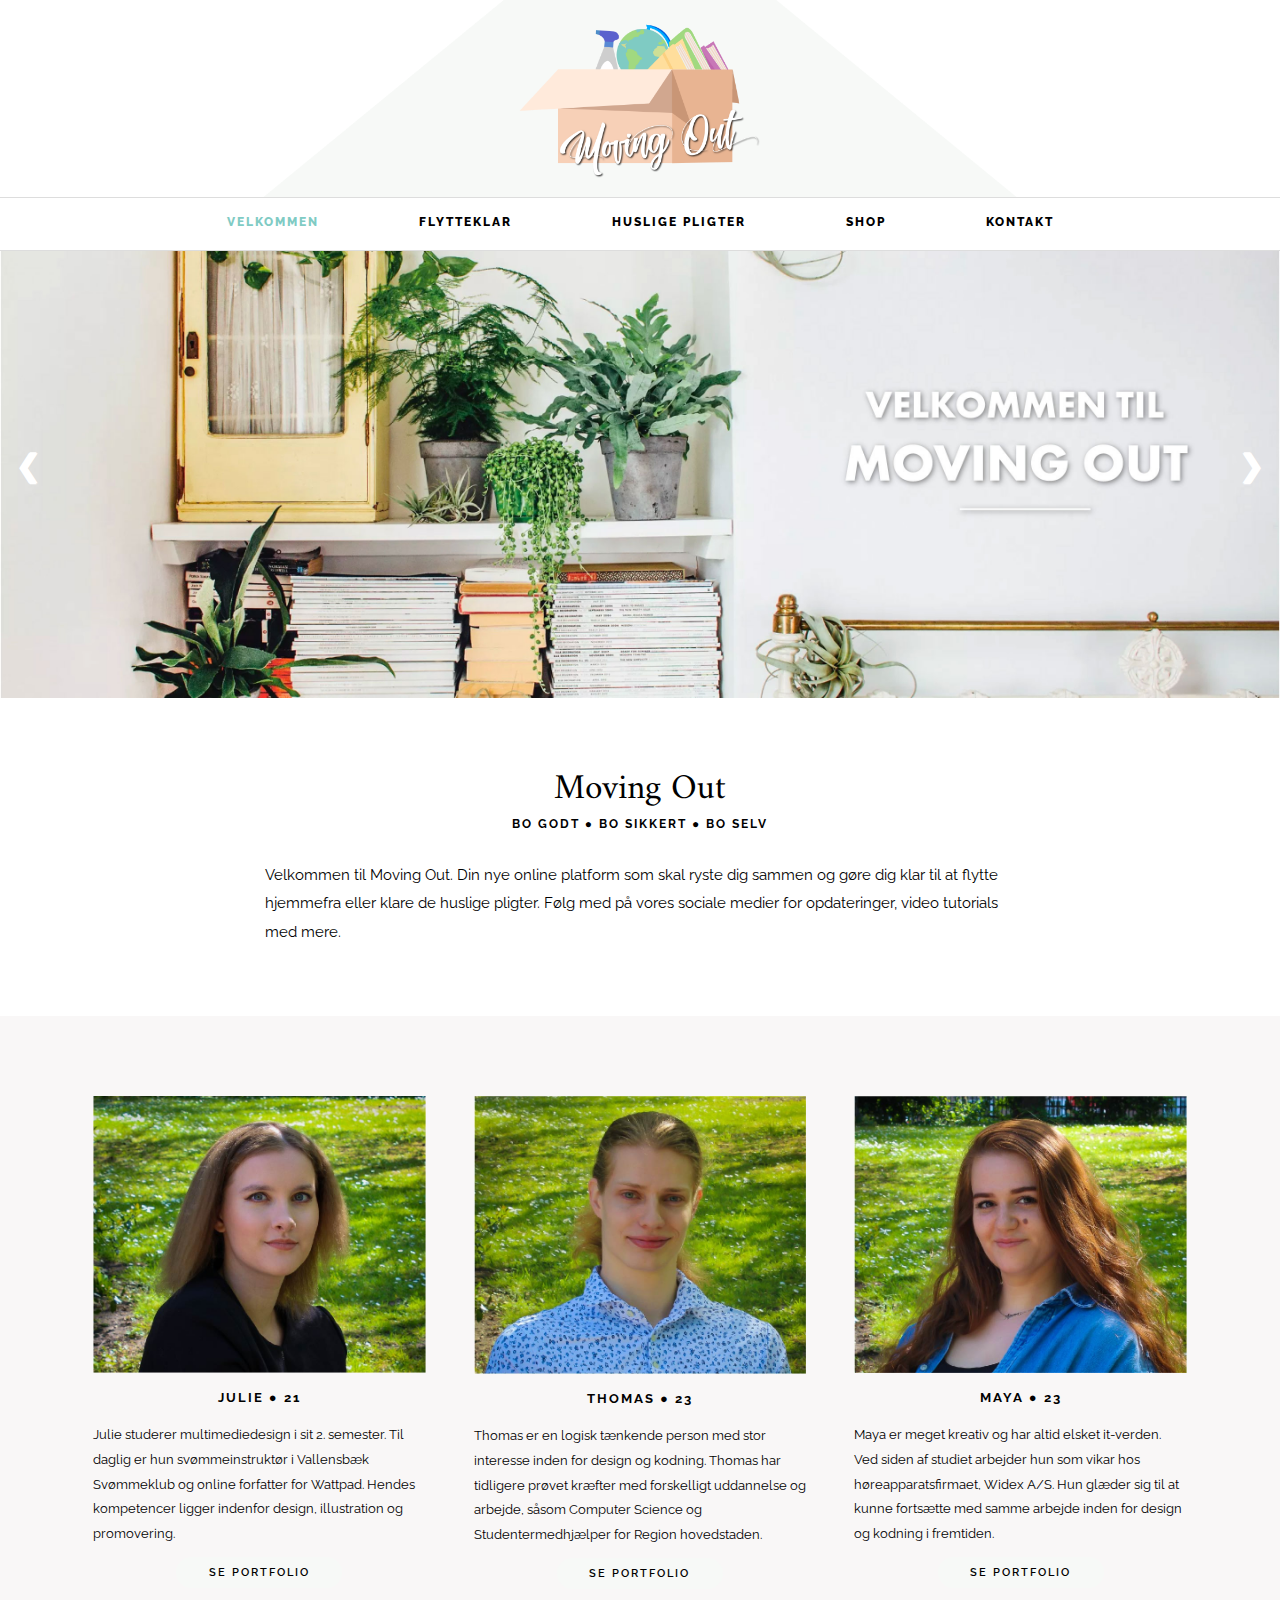
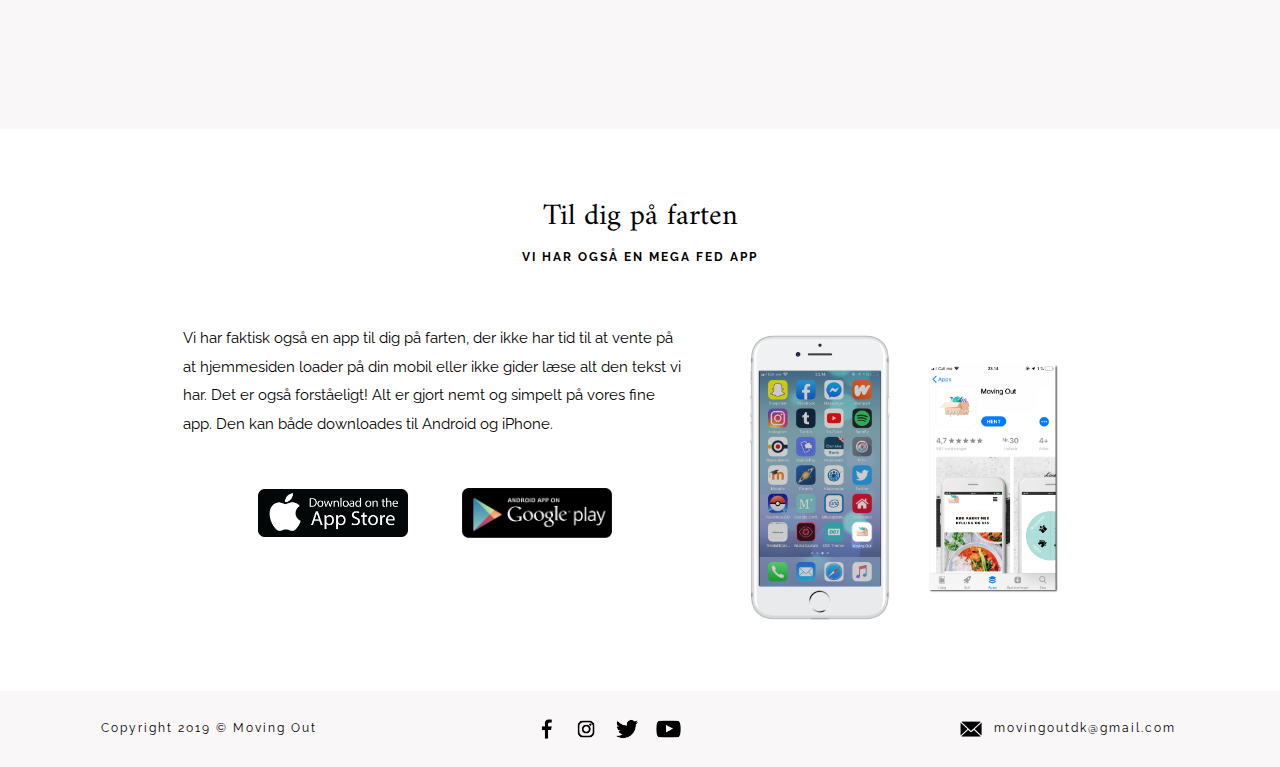
<file: index.html>
<!doctype html>
<html lang="da">
	
<head>
	<meta charset="UTF-8">
	<title>Forside</title>

	<!-- Denne tekst vil blive vist under titlen i søgeresultaterne -->
	<meta name="Description" content="Hos MovingOut får du alt den viden du skal bruge til at flytte hjemmefra? Vil du vide hvordan man håndtere et budget? Hvordan man vasker tøj? Eller hvordan man bedst planlægger sin kallender? Så kom og lær det hos MovingOut.">
	
	<!-- Bogmærker -->
	<link rel="shortcut icon" type="image/png" href="Logo/shortcut-logo.png">
	<link rel="mask-icon" href="Logo/shortcut-logo.png">

	<!-- Reference til eksternt sheet -->
	<link rel="stylesheet" href="stylesheet.css">

	<!-- Reference til Responsive Design -->
	<meta name="viewport" content="width=device-width, initial-scale=1.0">

	<!-- Google Typeface -->
	<link href="https://fonts.googleapis.com/css?family=Source+Sans+Pro" rel="stylesheet">
	<link href="https://fonts.googleapis.com/css?family=Raleway" rel="stylesheet">
	<link href="https://fonts.googleapis.com/css?family=Amiri" rel="stylesheet">
</head>

<body>
	
	<!-- Logo Sektion -->
	
	<div class="top">   <img src="Logo/nytlogo.png" alt="logo" class="logo">   </div>
	
	
	<!-- Navbar Sektion -->
	
	<div id="navbar" class="navbar">
		<div class="container">
			<img src="Icons/burger.png" alt="burger menu" class="burger-icon" id="burger-icon">
				
			<ul>
				<li> <a href="index.html" class="current-page">VELKOMMEN</a></li>	
				<li> <a href="Pages/flytteklar.html">FLYTTEKLAR</a></li>
				<li> <a href="Pages/husligepligter.html">HUSLIGE PLIGTER</a></li>
				<li> <a href="Pages/shop.html">SHOP</a></li>
				<li> <a href="Pages/kontakt.html">KONTAKT</a></li>
			</ul>
		</div>
	</div>	
	
	<div id="fake-navbar"></div>
		
	
	<!-- Header Sektion -->
	
	<div class="slideshow">
		<div class="mySlides fade">
			<img alt="billede" src="Headers/slideshow-img.jpg">
		</div>
		
		<div class="mySlides fade">
			<img alt="billede" src="Headers/slidehosw2-img.jpg">
			<a href="Pages/flytteklar.html">   <div class="slide-button slide-button1">LÆS MERE</div>   </a>
		</div>
		
		<div class="mySlides fade">
			<img alt="billede" src="Headers/slideshow3-img.jpg">
			<a href="Pages/shop.html">   <div class="slide-button slide-button2">LÆS MERE</div>   </a>
		</div>
		
		<div class="slideshow-container">
			<div class="arrow-left slide-arrow" onclick="plusDivs(-1)">&#10094;</div>
			<div class="arrow-right slide-arrow" onclick="plusDivs(1)">&#10095;</div>
		</div>
	</div>
	
	
	<!-- Introduction Sektion -->
	
	<div class="introduction">
		<h1>Moving Out</h1>
		<h4>BO GODT ● BO SIKKERT ● BO SELV</h4>
		<div class="introduction-content">	
			<p>Velkommen til Moving Out. Din nye online platform som skal ryste dig sammen og gøre dig klar til at flytte hjemmefra eller klare de huslige pligter. Følg med på vores sociale medier for opdateringer, video tutorials med mere.</p>
		</div>	
	</div>	
	
	
	<!-- Introduction: Behind Us, Sektion -->
	
	<section class="background-color">
		<div class="portrait-grid">	
			<div class="grid-row">	
				<div class="portrait">
					<img src="Images/julie.jpg" alt="portrait">
					<div class="portrait-text">	
						<h4>Julie ● 21</h4> <br>
						<p>Julie studerer multimediedesign i sit 2. semester. Til daglig er hun svømmeinstruktør i Vallensbæk Svømmeklub og online forfatter for Wattpad. Hendes kompetencer ligger indenfor design, illustration og promovering. </p>	
						<a href="http://juliekloev.dk/nyportfolio.html" target="_blank">   <div class="add-to-cart">SE PORTFOLIO</div>   </a>	
					</div>
				</div>	

				<div class="portrait">	
					<img src="Images/thomas.jpg" alt="portrait">
					<div class="portrait-text">
						<h4>Thomas ● 23</h4> <br>
						<p>Thomas er en logisk tænkende person med stor interesse inden for design og kodning. Thomas har tidligere prøvet kræfter med forskelligt uddannelse og arbejde, såsom Computer Science og Studentermedhjælper for Region hovedstaden.</p>
						<a href="http://thomasdsiemsen.com/" target="_blank">   <div class="add-to-cart">SE PORTFOLIO</div>   </a>	
					</div>		
				</div>	

				<div class="portrait">	
					<img src="Images/maya.jpg" alt="portrait">
					<div class="portrait-text">	
						<h4>Maya ● 23</h4> <br>
						<p>Maya er meget kreativ og har altid elsket it-verden. Ved siden af studiet arbejder hun som vikar hos høreapparatsfirmaet, Widex A/S. Hun glæder sig til at kunne fortsætte med samme arbejde inden for design og kodning i fremtiden.</p>	
						<a href="http://mayageisler.dk/" target="_blank">   <div class="add-to-cart">SE PORTFOLIO</div>   </a>		
					</div>
				</div>	
			</div>		
		</div>		
	</section>
	
	<!-- App Promotion Sektion -->
	
	<div class="app-promotion">
		<h2>Til dig på farten</h2>
		<h4>VI HAR OGSÅ EN MEGA FED APP</h4>
		<div class="app-promotion-content">
			<div class="app-promotion-text">
				<p>Vi har faktisk også en app til dig på farten, der ikke har tid til at vente på at hjemmesiden loader på din mobil eller ikke gider læse alt den tekst vi har. Det er også forståeligt! Alt er gjort nemt og simpelt på vores fine app. Den kan både downloades til Android og iPhone.</p> 

				<div class="block">
					<img src="Images/app-store-logo.png" class="app-download-img1" alt="et billede som viser at man kan downloade appen på appstore">
					<img src="Images/google-play-logo.png" class="app-download-img2" alt="et billede som viser at man kan downloade appen på google">
				</div>
			</div>	
			<img src="Images/mobilapppormovering.png" alt="app-promotion" class="app-promotion-img">
		</div>	
	</div>	
	
	
	<!-- Footer Sektion -->
	
	<footer>
		<div class="footer-content">
			<div class="footer-grid-row">	
				<div class="footer-text1">Copyright 2019 © Moving Out</div>	
				<div class="footer-text mobile-around">
					<a href="https://www.facebook.com/movingoutdenmark/" target="_blank"><img src="Icons/facebook.png" alt="facebook" class="footer-icon footer-icon-mobile" ></a>	

					<a href="https://www.instagram.com/movingout.dk/" target="_blank"><img src="Icons/instagram.png" alt="instagram" class="footer-icon footer-icon-mobile" ></a>	

					<a href="https://twitter.com/MovingoutD?lang=en" target="_blank"><img src="Icons/twitter.png" alt="twitter" class="footer-icon footer-icon-mobile" ></a>	

					<a href="https://www.youtube.com/channel/UCpfPwvBDKsri5PzvbiQa6fA?view_as=subscriber" target="_blank"><img src="Icons/youtube.png" alt="youtube" class="footer-icon footer-icon-mobile" ></a>
				</div>
				
				
				<div class="footer-text">
					<a href="Pages/kontakt.html">
						<img src="Icons/mail.png" alt="email" class="footer-icon" > 
					</a>
					movingoutdk@gmail.com
				</div>
			</div>
		</div>
	</footer>

	<!-- Link til Javascript -->
	<script src="javascript.js"></script>
	<script src="navbar.js"></script>
	
</body>
	
</html>
</file>
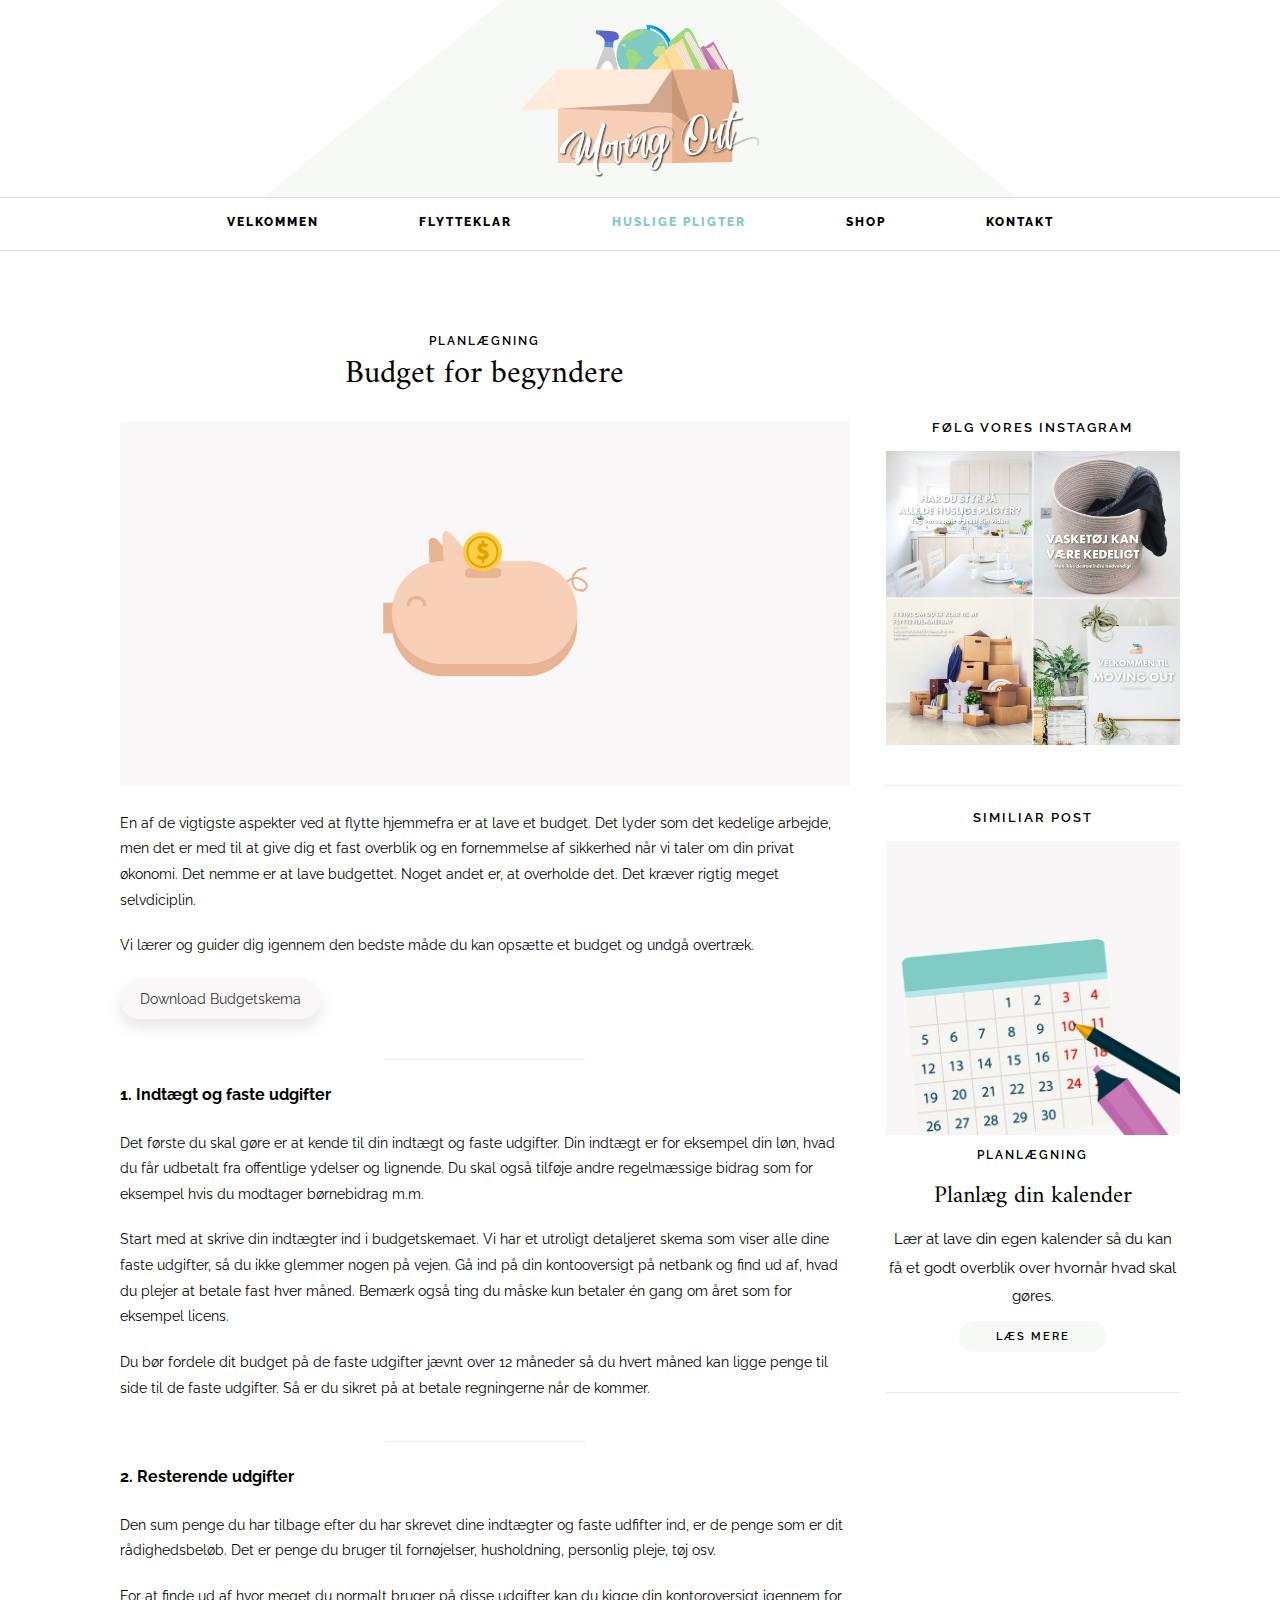
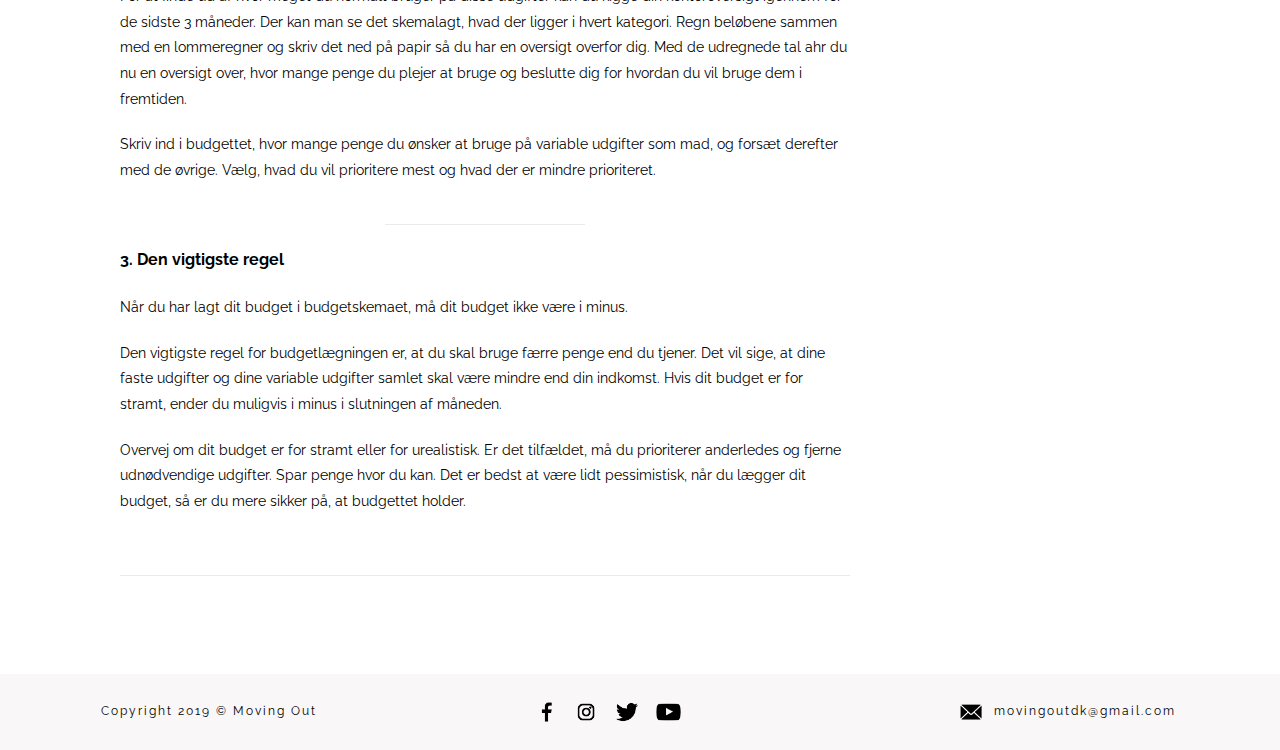
<file: Pages/budget.html>
<!doctype html>
<html lang="da">
	
<head>
	<meta charset="UTF-8">
	<title>Budget</title>

	<!-- Denne tekst vil blive vist under titlen i søgeresultaterne -->
	<meta name="Description" content="Ved du hvordan man håndtere et budget? Kom og lær det hos MovingOut.">

	<!-- Bogmærker -->
	<link rel="shortcut icon" type="image/png" href="../Logo/shortcut-logo.png">
	<link rel="mask-icon" href="../Logo/shortcut-logo.png">

	<!-- Reference til eksternt sheet -->
	<link rel="stylesheet" href="../stylesheet.css">
	
	<!-- Reference til Responsive Design -->
	<meta name="viewport" content="width=device-width, initial-scale=1.0">

	<!-- Google Typeface -->
	<link href="https://fonts.googleapis.com/css?family=Source+Sans+Pro" rel="stylesheet">
	<link href="https://fonts.googleapis.com/css?family=Raleway" rel="stylesheet">
	<link href="https://fonts.googleapis.com/css?family=Amiri" rel="stylesheet">
</head>

<body>
	
	<!-- Logo Section -->
	
	<div class="top">   <img src="../Logo/nytlogo.png" alt="logo" class="logo">   </div>
	
	
	<!--Navbar Section -->
	
	<div id="navbar" class="navbar">
		<div class="container">
			<img src="../Icons/burger.png" alt="burger menu" class="burger-icon" id="burger-icon">
				
			<ul>
				<li> <a href="../index.html">VELKOMMEN</a></li>	
				<li> <a href="flytteklar.html">FLYTTEKLAR</a></li>
				<li> <a href="husligepligter.html" class="current-page">HUSLIGE PLIGTER</a></li>
				<li> <a href="shop.html">SHOP</a></li>
				<li> <a href="kontakt.html">KONTAKT</a></li>
			</ul>
		</div>
	</div>	
	
	<div id="fake-navbar"></div>
	
	<!-- Post Section + Widget Sidebar -->
	
	<div class="post-container">
		<div class="post-content">
			<h4 class="post-tag">Planlægning</h4>
			<h1 class="post-title">Budget for begyndere</h1>
			<img src="../Headers/post-budget.jpg" alt="post-header" class="post-header">
			<div class="post-paragraph">En af de vigtigste aspekter ved at flytte hjemmefra er at lave et budget. Det lyder som det kedelige arbejde, men det er med til at give dig et fast overblik og en fornemmelse af sikkerhed når vi taler om din privat økonomi. Det nemme er at lave budgettet. Noget andet er, at overholde det. Det kræver rigtig meget selvdiciplin.</div>	
			<div class="post-paragraph">Vi lærer og guider dig igennem den bedste måde du kan opsætte et budget og undgå overtræk.</div>	
			<a href="../Documents/movingout-budgetskema.xlsx" target="_blank">   <div class="post-button">Download Budgetskema</div>   </a>	
			<div class="vl-post"></div>		

			<h5>1. Indtægt og faste udgifter</h5>
			<div class="post-paragraph">Det første du skal gøre er at kende til din indtægt og faste udgifter. Din indtægt er for eksempel din løn, hvad du får udbetalt fra offentlige ydelser og lignende. Du skal også tilføje andre regelmæssige bidrag som for eksempel hvis du modtager børnebidrag m.m.</div>
			<div class="post-paragraph">Start med at skrive din indtægter ind i budgetskemaet. Vi har et utroligt detaljeret skema som viser alle dine faste udgifter, så du ikke glemmer nogen på vejen. Gå ind på din kontooversigt på netbank og find ud af, hvad du plejer at betale fast hver måned. Bemærk også ting du måske kun betaler én gang om året som for eksempel licens.</div>	
			<div class="post-paragraph">Du bør fordele dit budget på de faste udgifter jævnt over 12 måneder så du hvert måned kan ligge penge til side til de faste udgifter. Så er du sikret på at betale regningerne når de kommer. </div>
			<div class="vl-post"></div>	

			<h5>2. Resterende udgifter</h5>	
			<div class="post-paragraph">Den sum penge du har tilbage efter du har skrevet dine indtægter og faste udfifter ind, er de penge som er dit rådighedsbeløb. Det er penge du bruger til fornøjelser, husholdning, personlig pleje, tøj osv. 	</div>
			<div class="post-paragraph">For at finde ud af hvor meget du normalt bruger på disse udgifter kan du kigge din kontoroversigt igennem for de sidste 3 måneder. Der kan man se det skemalagt, hvad der ligger i hvert kategori. Regn beløbene sammen med en lommeregner og skriv det ned på papir så du har en oversigt overfor dig. Med de udregnede tal ahr du nu en oversigt over, hvor mange penge du plejer at bruge og beslutte dig for hvordan du vil bruge dem i fremtiden. 	</div>	
			<div class="post-paragraph">Skriv ind i budgettet, hvor mange penge du ønsker at bruge på variable udgifter som mad, og forsæt derefter med de øvrige. Vælg, hvad du vil prioritere mest og hvad der er mindre prioriteret. </div>
			<div class="vl-post"></div>		

			<h5>3. Den vigtigste regel</h5>	
			<div class="post-paragraph">Når du har lagt dit budget i budgetskemaet, må dit budget ikke være i minus. </div>	
			<div class="post-paragraph">Den vigtigste regel for budgetlægningen er, at du skal bruge færre penge end du tjener. Det vil sige, at dine faste udgifter og dine variable udgifter samlet skal være mindre end din indkomst. Hvis dit budget er for stramt, ender du muligvis i minus i slutningen af måneden. </div>	
			<div class="post-paragraph">Overvej om dit budget er for stramt eller for urealistisk. Er det tilfældet, må du prioriterer anderledes og fjerne udnødvendige udgifter. Spar penge hvor du kan. Det er bedst at være lidt pessimistisk, når du lægger dit budget, så er du mere sikker på, at budgettet holder. </div>	
			<div class="vl-widget"></div>	
		</div>	

		<!-- Widgets Aside Section-->
	
		<div class="widgets">
			<h4 class="widget-title">Følg vores Instagram</h4>	
			<a href="https://www.instagram.com/movingout.dk/" target="_blank"><img src="../Images/instagrampromotion.jpg" alt="instagram-promotion" class="instagram-promotion"></a>	
			<div class="vl-widget"></div>		

			<h4 class="widget-title">SIMILIAR POST</h4>	
			<a href="kalender.html" target="_blank"><img src="../Images/calendar.png" alt="img" class="widget-img"></a>
			<h4 class="post-tag">Planlægning</h4>	
			<h3>Planlæg din kalender</h3>	
			<p style="text-align: center;">Lær at lave din egen kalender så du kan få et godt overblik over hvornår hvad skal gøres.</p>	
			<a href="kalender.html" target="_blank">   <div class="add-to-cart">LÆS MERE</div>   </a>	
			<div class="vl-widget"></div>		
		</div>
	</div>  
	
	<div class="clear"><br></div>
	
	<footer>
		<div class="footer-content">
			<div class="footer-grid-row">	
				<div class="footer-text1" style="vertical-align:middle">Copyright 2019 © Moving Out</div>	
					<div class="footer-text mobile-around">	
						<a href="https://www.facebook.com/movingoutdenmark/" target="_blank"><img src="../Icons/facebook.png" alt="facebook" class="footer-icon footer-icon-mobile"></a>	

						<a href="https://www.instagram.com/movingout.dk/" target="_blank"><img src="../Icons/instagram.png" alt="instagram" class="footer-icon footer-icon-mobile"></a>	

						<a href="https://twitter.com/MovingoutD?lang=en" target="_blank"><img src="../Icons/twitter.png" alt="twitter" class="footer-icon footer-icon-mobile"></a>	

						<a href="https://www.youtube.com/channel/UCpfPwvBDKsri5PzvbiQa6fA?view_as=subscriber" target="_blank"><img src="../Icons/youtube.png" alt="youtube" class="footer-icon footer-icon-mobile"></a>		
					</div>

				<div class="footer-text">
					<a href="kontakt.html">
						<img src="../Icons/mail.png" alt="email" class="footer-icon"> 
					</a>
					movingoutdk@gmail.com
				</div>
			</div>
		</div>
	</footer>	
	
	<script src="../navbar.js"> </script>
	
</body>
</html>
</file>
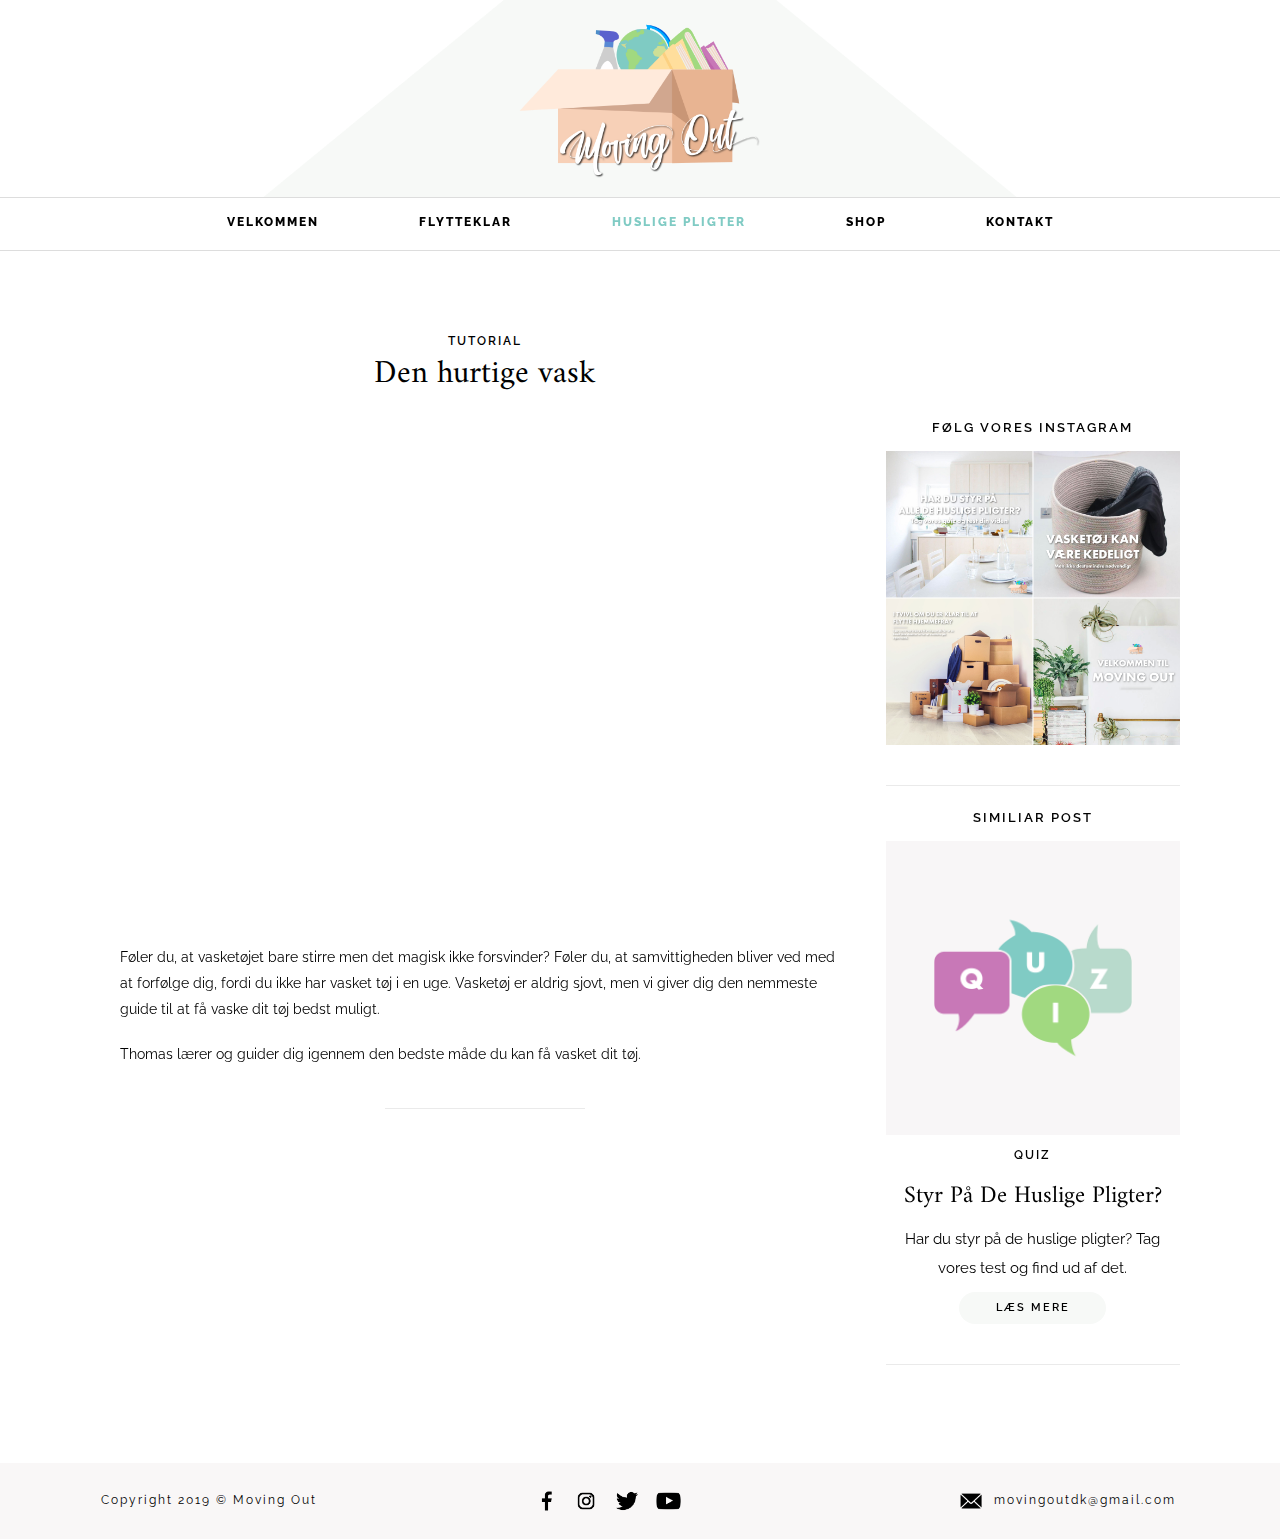
<file: Pages/denhurtigevask.html>
<!doctype html>
<html lang="da">
	
<head>
	<meta charset="UTF-8">
	<title>Den hurtige vask</title>

	<!-- Denne tekst vil blive vist under titlen i søgeresultaterne -->
	<meta name="Description" content="Ved du hvordan man vasker tøj? Kom og lær det hos MovingOut">
	
	<!-- Bogmærker -->
	<link rel="shortcut icon" type="image/png" href="../Logo/shortcut-logo.png">
	<link rel="mask-icon" href="../Logo/shortcut-logo.png">

	<!-- Reference til eksternt sheet -->
	<link rel="stylesheet" href="../stylesheet.css">
	
	<!-- Reference til Responsive Design -->
	<meta name="viewport" content="width=device-width, initial-scale=1.0">

	<!-- Google Typeface -->
	<link href="https://fonts.googleapis.com/css?family=Source+Sans+Pro" rel="stylesheet">
	<link href="https://fonts.googleapis.com/css?family=Raleway" rel="stylesheet">
	<link href="https://fonts.googleapis.com/css?family=Amiri" rel="stylesheet">
</head>

<body>
	
	<!-- Logo Section -->
	
	<div class="top">   <img src="../Logo/nytlogo.png" alt="logo" class="logo">   </div>
	
	
	<!--Navbar Section -->
	
	<div id="navbar" class="navbar">
		<div class="container">
			<img src="../Icons/burger.png" alt="burger menu" class="burger-icon" id="burger-icon">
			
			<ul>
				<li> <a href="../index.html">VELKOMMEN</a></li>	
				<li> <a href="flytteklar.html">FLYTTEKLAR</a></li>
				<li> <a href="husligepligter.html" class="current-page">HUSLIGE PLIGTER</a></li>
				<li> <a href="shop.html">SHOP</a></li>
				<li> <a href="kontakt.html">KONTAKT</a></li>
			</ul>
		</div>
	</div>	
	
	<div id="fake-navbar"></div>
	
	
	<!-- Post Section + Widgets Sidebar -->
	
	<div class="post-container">
		<div class="post-content">
			<h4 class="post-tag">TUTORIAL</h4>
			<h1 class="post-title">Den hurtige vask</h1>
			<iframe class="youtube" src="https://www.youtube.com/embed/RfatjtsVu10">
			</iframe>
			<div class="post-paragraph">Føler du, at vasketøjet bare stirre men det magisk ikke forsvinder? Føler du, at samvittigheden bliver ved med at forfølge dig, fordi du ikke har vasket tøj i en uge. Vasketøj er aldrig sjovt, men vi giver dig den nemmeste guide til at få vaske dit tøj bedst muligt. </div>	
			<div class="post-paragraph">Thomas lærer og guider dig igennem den bedste måde du kan få vasket dit tøj. </div>	
			<div class="vl-post"></div>			
		</div>	

		<!-- Widgets Aside Section-->

		<div class="widgets">
			<h4 class="widget-title">Følg vores Instagram</h4>	
			<a href="https://www.instagram.com/movingout.dk/" target="_blank"><img src="../Images/instagrampromotion.jpg" alt="instagram-promotion" class="instagram-promotion"></a>	
			<div class="vl-widget"></div>	
			
			<h4 class="widget-title">SIMILIAR POST</h4>	
			<a href="quiz.html" target="_blank"><img src="../Images/quiz.jpg" alt="img" class="widget-img"></a>
			<h4 class="post-tag">Quiz</h4>	
			<h3>Styr På De Huslige Pligter?</h3>	
			<p style="text-align: center;">Har du styr på de huslige pligter? Tag vores test og find ud af det.</p>	
			<a href="quiz.html" target="_blank"><div class="add-to-cart">LÆS MERE</div></a>	
			<div class="vl-widget"></div>		
		</div>
	</div> <!-- Post Container Slutter -->	
	
	<div class="clear"><br></div>
	
	<footer>
		<div class="footer-content">
			<div class="footer-grid-row">	
				<div class="footer-text1" style="vertical-align:middle">Copyright 2019 © Moving Out</div>	
					<div class="footer-text mobile-around">	
						<a href="https://www.facebook.com/movingoutdenmark/" target="_blank"><img src="../Icons/facebook.png" alt="facebook" class="footer-icon footer-icon-mobile"></a>	

						<a href="https://www.instagram.com/movingout.dk/" target="_blank"><img src="../Icons/instagram.png" alt="instagram" class="footer-icon footer-icon-mobile"></a>	

						<a href="https://twitter.com/MovingoutD?lang=en" target="_blank"><img src="../Icons/twitter.png" alt="twitter" class="footer-icon footer-icon-mobile"></a>	

						<a href="https://www.youtube.com/channel/UCpfPwvBDKsri5PzvbiQa6fA?view_as=subscriber" target="_blank"><img src="../Icons/youtube.png" alt="youtube" class="footer-icon footer-icon-mobile"></a>		
					</div>

				<div class="footer-text">
					<a href="kontakt.html">
						<img src="../Icons/mail.png" alt="email" class="footer-icon"> 
					</a>
					movingoutdk@gmail.com
				</div>
			</div>
		</div>
	</footer>
	
	<script src="../navbar.js"></script>
	
</body>
	
</html>
</file>
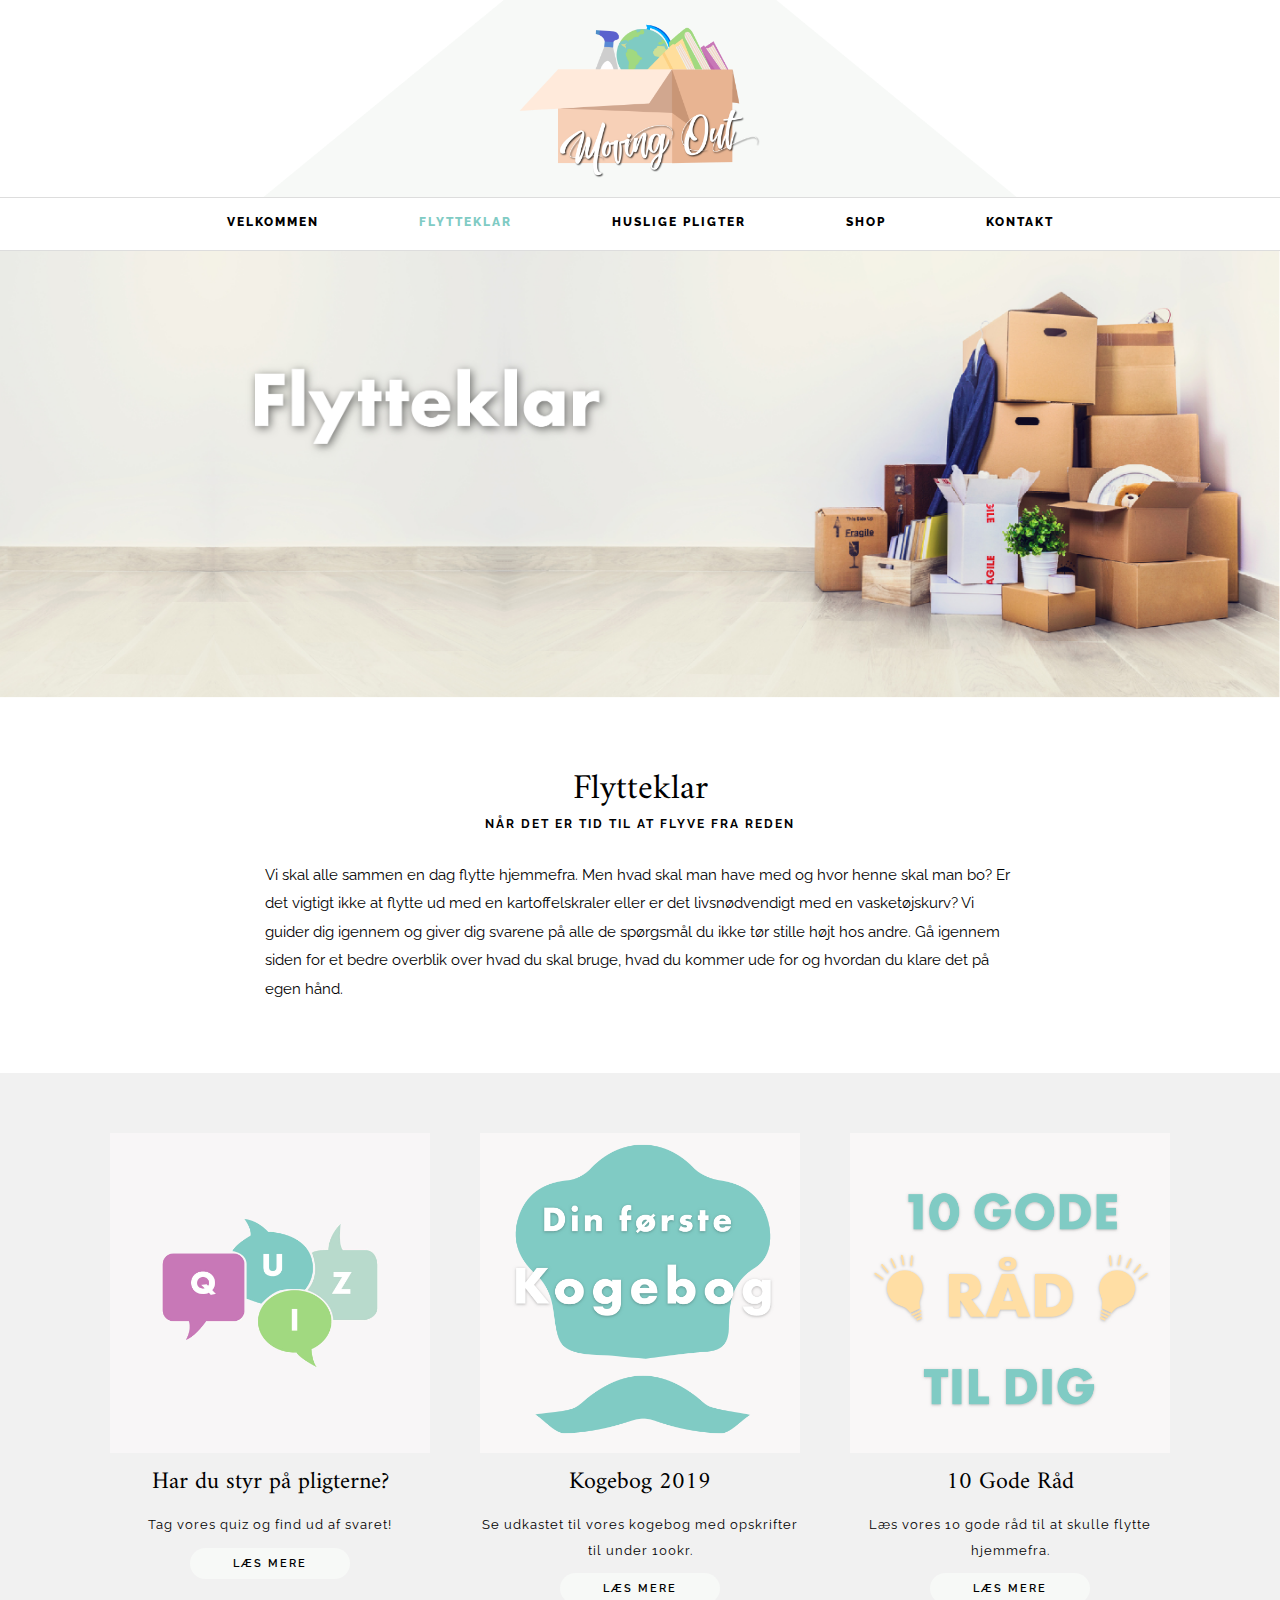
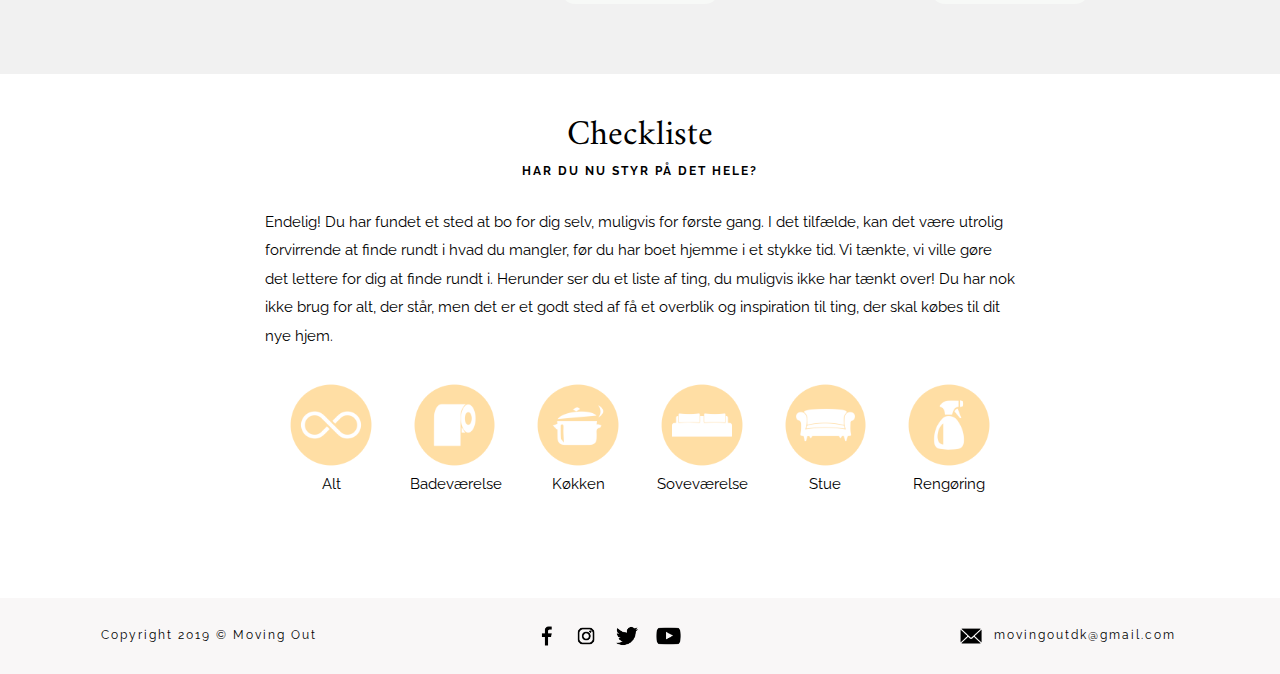
<file: Pages/flytteklar.html>
<!doctype html>
<html lang="da">
	
<head>
	<meta charset="UTF-8">
	<title>Flytteklar</title>

	<!-- Denne tekst vil blive vist under titlen i søgeresultaterne -->
	<meta name="Description" content="Er du klar til at flytte ud for første gang? Kom og bliv det hos MovingOut.">

	<!-- Bogmærker -->
	<link rel="shortcut icon" type="image/png" href="../Logo/shortcut-logo.png">
	<link rel="mask-icon" href="../Logo/shortcut-logo.png">

	<!-- Reference til eksternt sheet -->
	<link rel="stylesheet" href="../stylesheet.css">

	<!-- Reference til Responsive Design -->
	<meta name="viewport" content="width=device-width, initial-scale=1.0">	
	
	<!-- Google Typeface -->
	<link href="https://fonts.googleapis.com/css?family=Source+Sans+Pro" rel="stylesheet">
	<link href="https://fonts.googleapis.com/css?family=Raleway" rel="stylesheet">
	<link href="https://fonts.googleapis.com/css?family=Amiri" rel="stylesheet">
</head>

<body>
	
	<!-- Logo Sektion -->
	
	<div class="top">   <img src="../Logo/nytlogo.png" alt="logo" class="logo">   </div>
	
	
	<!--Navbar Sektion -->
	
	<div id="navbar" class="navbar">
		<div class="container">
			<img src="../Icons/burger.png" alt="burger menu" class="burger-icon" id="burger-icon">
			
			<ul>
				<li> <a href="../index.html">VELKOMMEN</a></li>	
				<li> <a href="flytteklar.html" class="current-page">FLYTTEKLAR</a></li>
				<li> <a href="husligepligter.html">HUSLIGE PLIGTER</a></li>
				<li> <a href="shop.html">SHOP</a></li>
				<li> <a href="kontakt.html">KONTAKT</a></li>
			</ul>
		</div>
	</div>	
	
	<div id="fake-navbar"></div>
	
	
	<!-- Header Sektion -->
	
	<img src="../Headers/header-flytteklar.jpg" alt="slideshow" class="header">
	
	
	<!-- Introduction Sektion -->
	
	<div class="introduction">
		<h1>Flytteklar</h1>
		<h4>Når det er tid til at flyve fra reden</h4>
		<div class="introduction-content">	
			<p>Vi skal alle sammen en dag flytte hjemmefra. Men hvad skal man have med og hvor henne skal man bo? Er det vigtigt ikke at flytte ud med en kartoffelskraler eller er det livsnødvendigt med en vasketøjskurv? Vi guider dig igennem og giver dig svarene på alle de spørgsmål du ikke tør stille højt hos andre. Gå igennem siden for et bedre overblik over hvad du skal bruge, hvad du kommer ude for og hvordan du klare det på egen hånd.</p>
		</div>	
	</div>	
	
	
	<!-- 3 indhold -->
	
	<div class="advice-content">
		<div class="grid-row">
			<div class="shop-img">	
				<div class="shadow-box">	
					<a href="quiz.html" >   <img src="../Images/quiz.jpg" alt="Quiz illustration">   </a>
				</div>	
				<h3>Har du styr på pligterne?</h3>	
				<span class="post-description">Tag vores quiz og find ud af svaret!</span>
				<a href="quiz.html"  ><div class="add-to-cart">LÆS MERE</div>   </a>	
			</div>

			<div class="shop-img">	
				<div class="shadow-box">	
					<a href="../Pages/kogebog.html">   <img src="../Images/kogebog-img.png" alt="Kogebog illustration">   </a>
				</div>	
				<h3>Kogebog 2019</h3>	
				<span class="post-description">Se udkastet til vores kogebog med opskrifter til under 100kr.</span>
					
				<a href="../Pages/kogebog.html">   <div class="add-to-cart">LÆS MERE</div>   </a>
			</div>

			<div id="tipsBtn" class="shop-img">
				<div class="shadow-box advice-billede">	
					<img src="../Images/tips-img.png" alt="10 gode råd illustration"> 
				</div>	
				<h3>10 Gode Råd</h3>	
				<span class="post-description">Læs vores 10 gode råd til at skulle flytte hjemmefra.</span>
				<div class="add-to-cart">LÆS MERE</div>
			</div>	
		</div>
	</div>	
	
	
	<!-- 10 Gode Råd // Modal -->
	<div id="tips" class="modal">
		<div class="advice-slides">
			<div class="mySlides" >	
				<div class="advice">
					<span class="close">&times;</span>
					<h2>1. Søg boligstøtte hurtigst muligt!</h2>
					<img alt="billede" src="../Images/money-help.jpg" class="advice-pics"> 
					<p class="advice-text">Så snart du har fundet ud af, hvor du skal bo og har en flyttedato, er degt godt at læse op på det. Men så snart du har registreret ny adresse, er det bedst at søge om boligstøtte. Som studerende specielt, bliver man afhængig af SU'en til alt og har svært med at finde tid til et arbejde på siden.</p>
				</div>
				<div class="advice-tip"><strong>Tip :</strong> Det er en god idé at søge højst 30 dage efter du er flyttet. Så får man også boligstøtte fra dag 1.</div>
			</div>


			<div class="mySlides" >	
				<div class="advice">
					<span class="close">&times;</span>
					<h2>2. Spar hvor du kan</h2>
					<img alt="billede" src="../Images/spar.jpg" class="advice-pics"> 
					<p class="advice-text">Det kan være svært at skulle købe ind og indrette sit nye hjem med nye ting, når man lever på SU eller ikke har så meget tid til at tage vagter på arbejdet. Derfor er det godt at spare, hvor man kan og tage i de lidt billigere butikker. Ønsk de dyre ting!</p>
				</div>
				<div class="advice-tip"><strong>Tip :</strong> Holde øje med supermarkeders tilbudsaviser og køb ind hos Normal og Flying Tiger for praktiske ting for billige priser.</div>
			</div>

			<div class="mySlides" >	
				<div class="advice">
					<span class="close">&times;</span>
					<h2>3. Glem ikke helbredet!</h2>
					<img alt="billede" src="../Images/helbred.jpg" class="advice-pics"> 
					<p class="advice-text">Når du bor hjemme er der altid en der er god til at skubbe dig ud og passe på dit helbred, men nu er det dit eget ansvar.  Ud over selvfølgelig at holde øje med hvad du spiser, og huske grønt! Så skal du også huske at få bevæget dig, da du nok kommer til at tilbringe meget tid sidende.</p>
				</div>
				<div class="advice-tip"><strong>Tip :</strong> Find hvor din lokale fitness er og meld dig til! Ellers find en god ven at tage ud og løbe med eller en ugelig gåtur.</div>
			</div>

			<div class="mySlides" >	
				<div class="advice">
					<span class="close">&times;</span>	
					<h2>4. Spørg andre om deres oplevelse</h2>
					<img alt="billede" src="../Images/questions.jpg" class="advice-pics"> 
					<p class="advice-text">Det er altid godt at spørge nogle der allerede er flyttet ud om deres oplevelse. Hvad blev de overrasket over, hvad manglede de, hvilke ting har hjulpet dem.</p>
				</div>
				<div class="advice-tip"><strong>Tip :</strong> Det er en god idé at spørge venner og familie, der er flyttet ud ikke for så længe siden.</div>
			</div>
			
			<div class="mySlides" >	
				<div class="advice">
					<span class="close">&times;</span>
					<h2>5. Gøre rent direkte efter brug</h2>
					<img alt="billede" src="../Images/washing-dishes.jpg" class="advice-pics"> 
					<p class="advice-text">Det er altid en god idé, at gøre rent direkte efter du har lavet mad/under forberedningen. Jo længere tid din vask står og venter på dig, jo mere kommer det til at stinke og mugge, og jo sværre bliver det også at rense! Så kan du slappe af med god samvittighed og mindre vask efter måltidet.</p>
				</div>
				<div class="advice-tip"><strong>Tip :</strong> Det er en god idé at lægge gryder, pander og skåle i blød efter brug, så er de lettere at rense efterfølgende!</div>
			</div>


			<div class="mySlides" >	
				<div class="advice">
					<span class="close">&times;</span>
					<h2>6. Indendørs vasketøj</h2>
					<img alt="billede" src="../Images/open-windows.jpg" class="advice-pics"> 
					<p class="advice-text">Det er bedst at have vasketøjet stående udenfor og tøre. Hvis du tilfældigvis bor inde i lejlighed og ikke vil have vasketøjet ude i fællesgården, så husk at åbne vinduerne i lejligheden! Tøjet er fugtigt og muligvis har en stærk duft, og derfor har brug for ikke blive indelukket i lejligheden. Pas på lejligheden ikke bliver fugtigt og der kommer svamp!</p>
				</div>
				<div class="advice-tip"><strong>Tip :</strong> Sæt eventuelt vinduet på klem, mens du er ude.</div>
			</div>

			<div class="mySlides" >	
				<div class="advice">
					<span class="close">&times;</span>
					<h2>7. Vaskemaskinen skal også renses!</h2>
					<img alt="billede" src="../Images/rense-vaskemaskine.jpg" class="advice-pics"> 
					<p class="advice-text">Stakkels vaskemaskine, bliver altid brugt men altid glemt. Den skal også vaskes ! Én gang om måneden ville være mest praktiske. Læs altid først om din slags af vaskemaskine og hvor meget rengøring den behøver. Nogle vaskemaskiner har også en selvrensfunktion.</p>
				</div>
				<div class="advice-tip"><strong>Tip :</strong> God og billig måde er at tage en klude med vand, og få renset i alle de små steder. </div>
			</div>

			<div class="mySlides" >	
				<div class="advice">
					<span class="close">&times;</span>
					<h2>8. Frys billige varer ned</h2>
					<img alt="billede" src="../Images/food-shopping.jpg" class="advice-pics"> 
					<p class="advice-text">Det er altid klogt at købe billige tilbuds vare, så længe man er opmærksom på udløbsdatoen! Men hvis du ser noget du gerne vil have, men ikke tror du når at spise det inden udløbsdatoen, så frys det bare ned, og tø det op når senere. Dette kunne være billig brød eller kød.</p>
				</div>
				<div class="advice-tip"><strong>Tip :</strong> Ikke alle varer er gode at fryse ned. F.eks.: burde salat burde ikke fryses og kød kan ikke fryses ned igen 2 gange.</div>
			</div>

			<div class="mySlides" >	
				<div class="advice">
					<span class="close">&times;</span>
					<h2>9. Husk at holde øje med datoen!</h2>
					<img alt="billede" src="../Images/expiration-date.jpg" class="advice-pics"> 
					<p class="advice-text">Når du nu har købt ind disse dejlige varer, så vil du helst gerne nå at spise dem før de bliver dårlige. Så hold altid øje med datoerne på de forskellige varer du har købt. Det er aldrig sjovt at glæde sig til at spise noget, og så smager det underligt eller er dækket med mug.</p>
				</div>
				<div class="advice-tip"><strong>Tip :</strong> Det er en god idé at tjekke datoen samme dag eller før du køber varen, så du ved hvilke varer du skal holde øje med.</div>
			</div>

			<div class="mySlides" >	
				<div class="advice">	
					<span class="close">&times;</span>
					<h2>10. Gå ikke i panik!</h2>
					<img alt="billede" src="../Images/panic.jpg" class="advice-pics"> 
					<p class="advice-text">Allervigtigt, nyd det!! Du har dit eget sted, ENDELIGT. Ikke stress og ødelæg oplevelsen. Du vil altid mangle noget, og det vil altid kunne købes og løses. Vi har det meste covered på hjemmesiden, men ellers så kan du finde svar alle steder.</p>
				</div>
				<div class="advice-tip"><strong>Tip :</strong>  Alt kan Googles!</div>
			</div>


			<div class="advice-pilene">
				<div class="arrow-left arrow" onclick="plusDivs(-1)">&#10094;</div>
				<div class="arrow-right arrow" onclick="plusDivs(1)">&#10095;</div>
			</div>
		</div>
	</div>
	
	<!-- Checkliste Sektion -->
	
	<div class="checkliste-content">
		<h1 style="margin-top: 30px">Checkliste</h1>
		<h4>Har du nu styr på det hele?</h4>
		<div class="introduction-content" style="margin-bottom: 30px">	
			<p>Endelig! Du har fundet et sted at bo for dig selv, muligvis for første gang. I det tilfælde, kan det være utrolig forvirrende at finde rundt i hvad du mangler, før du har boet hjemme i et stykke tid. Vi tænkte, vi ville gøre det lettere for dig at finde rundt i. Herunder ser du et liste af ting, du muligvis ikke har tænkt over! Du har nok ikke brug for alt, der står, men det er et godt sted af få et overblik og inspiration til ting, der skal købes til dit nye hjem.</p>
		</div>		

		<div class="grid-row checkliste-div">
			<div id="checkliste1" class="checkliste-icon">
				<img src="../Icons/infinity.png" alt="infinity">
				<p class="checkliste-navn">Alt</p>
			</div>	

			<div id="checkliste2" class="checkliste-icon">		
				<img src="../Icons/bathroom.png" alt="badeværelse">
				<p class="checkliste-navn">Badeværelse</p>		
			</div>	

			<div id="checkliste3" class="checkliste-icon">	
				<img src="../Icons/kitchen.png" alt="køkken">
				<p class="checkliste-navn">Køkken</p>	
			</div>	
			
			<div id="checkliste4" class="checkliste-icon pc-only">	
				<img src="../Icons/bedroom.png" alt="soveværelse">
				<p class="checkliste-navn">Soveværelse</p>		
			</div>	

			<div id="checkliste5" class="checkliste-icon pc-only">		
				<img src="../Icons/livingroom.png" alt="stue">
				<p class="checkliste-navn">Stue</p>		
			</div>	

			<div id="checkliste6" class="checkliste-icon pc-only">		
				<img src="../Icons/cleaning.png" alt="rengøring">	
				<p class="checkliste-navn">Rengøring</p>	
			</div>	
		</div>		

		<div class="grid-row checkliste-div mobile-only">			
			<div id="checkliste4b" class="checkliste-icon">	
				<img src="../Icons/bedroom.png" alt="soveværelse">
				<p class="checkliste-navn">Soveværelse</p>		
			</div>	

			<div id="checkliste5b" class="checkliste-icon">		
				<img src="../Icons/livingroom.png" alt="stue">
				<p class="checkliste-navn">Stue</p>		
			</div>	

			<div id="checkliste6b" class="checkliste-icon">		
				<img src="../Icons/cleaning.png" alt="rengøring">	
				<p class="checkliste-navn">Rengøring</p>	
			</div>	
		</div>
	</div>
	
	
	<!-- Det her her checklisterne kommer frem, samt her hvor kommentare af deres kode er -->
	<div id="checkliste">
			
			<!--<h3>Alt</h3>
			<span id="checklisteClose" onClick="closeCheckliste()">&times;</span>
			<div class="center-content">
				<div class="checkliste-container">
					<ul class="checkliste">
						<li>  &#9634; Håndklæder </li> <li>  &#9634; Spejl </li> <li>  &#9634; Vægt </li> <li>  &#9634; Badeforhæng </li> <li>  &#9634; Toiletbørste </li> <li>  &#9634; Tandbørste-krus </li>

						<li>  &#9634; Bordlamper </li> <li>  &#9634; Seng </li> <li>  &#9634; Sengebord </li> <li>  &#9634; Lyspærer </li> <li>  &#9634; Planter </li> <li>  &#9634; Gardiner </li> <li>  &#9634; Puder </li> <li>  &#9634; Lagner </li> <li>  &#9634; Dyne </li> <li>  &#9634; Sengetøj </li> <li>  &#9634; Madras </li> <li>  &#9634; Garderobeskab </li> <li>  &#9634; Bøjler </li> <li>  &#9634; Knagerække til dør  </li>

						<li>  &#9634; Klude </li> <li>  &#9634; Viskestykker </li> <li>  &#9634; Opvaskesvamp </li> <li>  &#9634; Opvaskebørste </li> <li>  &#9634; Span </li> <li>  &#9634; Kost og fejebakke </li> <li>  &#9634; Gulvmoppe </li> <li>  &#9634; Støvsuger </li> <li>  &#9634; Støvsugerposer </li> <li>  &#9634; Vaskemaskine </li> 
						
		
						<li class="mobile-only">  &#9634; Opvaskemaskine </li> <li class="mobile-only">  &#9634; Vaskemiddel </li> <li class="mobile-only">  &#9634; Groft filtersalt </li> <li class="mobile-only">  &#9634; Spændingsmiddel </li> <li class="mobile-only">  &#9634; Tørrestativ </li> <li class="mobile-only">  &#9634; Tøjklemmer </li> <li class="mobile-only">  &#9634; Vasketøjskurv </li>

						<li class="mobile-only">  &#9634; Gryder og pander </li> <li class="mobile-only">  &#9634; Køkkenredskaber </li> <li class="mobile-only">  &#9634; Kopper </li> <li class="mobile-only">  &#9634; Skåle </li> <li class="mobile-only">  &#9634; Bestik </li> <li class="mobile-only">  &#9634; Tallerkener </li> <li class="mobile-only">  &#9634; Glas </li> <li class="mobile-only">  &#9634; Vinglas </li> <li class="mobile-only">  &#9634; Dåseåbner </li> <li class="mobile-only">  &#9634; Mikrobølgeovn </li>

						<li class="mobile-only">  &#9634; Gulvlamper </li> <li class="mobile-only">  &#9634; Sofa </li> <li class="mobile-only">  &#9634; Stole </li> <li class="mobile-only">  &#9634; Spisebord </li> <li class="mobile-only">  &#9634; Lyspærer </li> <li class="mobile-only">  &#9634; Planter </li> <li class="mobile-only">  &#9634; Billeder </li> <li class="mobile-only">  &#9634; Skrivebord </li> <li class="mobile-only">  &#9634; Skrivebordsstol </li> <li class="mobile-only">  &#9634; Arbejdslampe </li> <li class="mobile-only">  &#9634; Bogreol </li> <li class="mobile-only">  &#9634; Hylder </li>
					</ul>

					<ul class="checkliste pc-only">
						<li>  &#9634; Opvaskemaskine </li> <li>  &#9634; Vaskemiddel </li> <li>  &#9634; Groft filtersalt </li> <li>  &#9634; Spændingsmiddel </li> <li>  &#9634; Tørrestativ </li> <li>  &#9634; Tøjklemmer </li> <li>  &#9634; Vasketøjskurv </li>

						<li>  &#9634; Gryder og pander </li> <li>  &#9634; Køkkenredskaber </li> <li>  &#9634; Kopper </li> <li>  &#9634; Skåle </li> <li>  &#9634; Bestik </li> <li>  &#9634; Tallerkener </li> <li>  &#9634; Glas </li> <li>  &#9634; Vinglas </li> <li>  &#9634; Dåseåbner </li> <li>  &#9634; Mikrobølgeovn </li>

						<li>  &#9634; Gulvlamper </li> <li>  &#9634; Sofa </li> <li>  &#9634; Stole </li> <li>  &#9634; Spisebord </li> <li>  &#9634; Lyspærer </li> <li>  &#9634; Planter </li> <li>  &#9634; Billeder </li> <li>  &#9634; Skrivebord </li> <li>  &#9634; Skrivebordsstol </li> <li>  &#9634; Arbejdslampe </li> <li>  &#9634; Bogreol </li> <li>  &#9634; Hylder </li>
					</ul>
				</div>
			</div>-->
		
			<!-- Badeværelse
			<h3>Badeværelse</h3>
			<span id="checklisteClose" onClick="closeCheckliste()">&times;</span>
			<div class="center-content">
				<div class="checkliste-container">
					<ul class="checkliste">
						<li>  &#9634; Håndklæder </li> <li>  &#9634; Spejl </li> <li>  &#9634; Vægt </li> 
						
						<li class="mobile-only">  &#9634; Badeforhæng </li> <li class="mobile-only">  &#9634; Toiletbørste </li> <li class="mobile-only">  &#9634; Tandbørste-krus </li> 
					</ul>

					<ul class="checkliste pc-only">
						<li>  &#9634; Badeforhæng </li> <li>  &#9634; Toiletbørste </li> <li>  &#9634; Tandbørste-krus </li> 
					</ul>
				</div>
			</div>-->
			
			<!-- Køkken
			<h3>Køkken</h3>
			<span id="checklisteClose" onClick="closeCheckliste()">&times;</span>
			<div class="center-content">
				<div class="checkliste-container">
					<ul class="checkliste">
						<li>  &#9634; Gryder og pander </li> <li>  &#9634; Køkkenredskaber </li> <li>  &#9634; Kopper </li> <li>  &#9634; Skåle </li> <li>  &#9634; Bestik </li>

						<li class="mobile-only">  &#9634; Tallerkener </li> <li class="mobile-only">  &#9634; Glas </li> <li class="mobile-only">  &#9634; Vinglas </li> <li class="mobile-only">  &#9634; Dåseåbner </li> <li class="mobile-only">  &#9634; Mikrobølgeovn </li>
					</ul>

					<ul class="checkliste pc-only"> 
						<li>  &#9634; Tallerkener </li> <li>  &#9634; Glas </li> <li>  &#9634; Vinglas </li> <li>  &#9634; Dåseåbner </li> <li>  &#9634; Mikrobølgeovn </li>
					</ul>
				</div>
			</div>-->
			
			<!-- Soveværelse
			<h3>Soveværelse</h3>
			<span id="checklisteClose" onClick="closeCheckliste()">&times;</span>
			<div class="center-content">
				<div class="checkliste-container">
					<ul class="checkliste">
						<li>  &#9634; Lagner </li> <li>  &#9634; Dyne </li> <li>  &#9634; Sengetøj </li> <li>  &#9634; Madras </li> <li>  &#9634; Garderobeskab </li> <li>  &#9634; Bøjler </li> <li>  &#9634; Knagerække til dør  </li>

						<li class="mobile-only">  &#9634; Bordlamper </li> <li class="mobile-only">  &#9634; Seng </li> <li class="mobile-only">  &#9634; Sengebord </li> <li class="mobile-only">  &#9634; Lyspærer </li> <li class="mobile-only">  &#9634; Planter </li> <li class="mobile-only">  &#9634; Gardiner </li> <li class="mobile-only">  &#9634; Puder </li>
					</ul>

					<ul class="checkliste pc-only">
						<li>  &#9634; Bordlamper </li> <li>  &#9634; Seng </li> <li>  &#9634; Sengebord </li> <li>  &#9634; Lyspærer </li> <li>  &#9634; Planter </li> <li>  &#9634; Gardiner </li> <li>  &#9634; Puder </li>
					</ul>
				</div>
			</div>-->
			
			<!-- Stue
			<h3>Stue</h3>
			<span id="checklisteClose" onClick="closeCheckliste()">&times;</span>
			<div class="center-content">
				<div class="checkliste-container">
					<ul class="checkliste">
						<li>  &#9634; Gulvlamper </li> <li>  &#9634; Sofa </li> <li>  &#9634; Stole </li> <li>  &#9634; Spisebord </li> <li>  &#9634; Lyspærer </li> <li>  &#9634; Planter </li> 

						<li class="mobile-only">  &#9634; Billeder </li> <li class="mobile-only">  &#9634; Skrivebord </li> <li class="mobile-only">  &#9634; Skrivebordsstol </li> <li class="mobile-only">  &#9634; Arbejdslampe </li> <li class="mobile-only">  &#9634; Bogreol </li> <li class="mobile-only">  &#9634; Hylder </li>
					</ul>

					<ul class="checkliste pc-only">
						<li>  &#9634; Billeder </li> <li>  &#9634; Skrivebord </li> <li>  &#9634; Skrivebordsstol </li> <li>  &#9634; Arbejdslampe </li> <li>  &#9634; Bogreol </li> <li>  &#9634; Hylder </li>
					</ul>
				</div>
			</div>-->
			
			<!-- Rengøring 
			<h3>Rengøring</h3>
			<span id="checklisteClose" onClick="closeCheckliste()">&times;</span>
			<div class="center-content">
				<div class="checkliste-container">
					<ul class="checkliste">
						<li>  &#9634; Kost og fejebakke </li> <li>  &#9634; Gulvmoppe </li> <li>  &#9634; Støvsuger </li> <li>  &#9634; Støvsugerposer </li> <li>  &#9634; Vaskemaskine </li> 

						<li class="mobile-only">  &#9634; Klude </li> <li class="mobile-only">  &#9634; Viskestykker </li> <li class="mobile-only">  &#9634; Opvaskesvamp </li> <li class="mobile-only">  &#9634; Opvaskebørste </li> <li class="mobile-only">  &#9634; Span </li> 
					</ul>

					<ul class="checkliste pc-only">
						<li>  &#9634; Klude </li> <li>  &#9634; Viskestykker </li> <li>  &#9634; Opvaskesvamp </li> <li>  &#9634; Opvaskebørste </li> <li>  &#9634; Span </li> 
					</ul>
				</div>
			</div>-->
	</div>
	
		
	<!-- Footer Sektion -->
	
	<footer>
		<div class="footer-content">
			<div class="footer-grid-row">	
				<div class="footer-text1" style="vertical-align:middle">Copyright 2019 © Moving Out</div>	
					<div class="footer-text mobile-around">	
						<a href="https://www.facebook.com/movingoutdenmark/" target="_blank"><img src="../Icons/facebook.png" alt="facebook" class="footer-icon footer-icon-mobile"></a>	

						<a href="https://www.instagram.com/movingout.dk/" target="_blank"><img src="../Icons/instagram.png" alt="instagram" class="footer-icon footer-icon-mobile"></a>	

						<a href="https://twitter.com/MovingoutD?lang=en" target="_blank"><img src="../Icons/twitter.png" alt="twitter" class="footer-icon footer-icon-mobile"></a>	

						<a href="https://www.youtube.com/channel/UCpfPwvBDKsri5PzvbiQa6fA?view_as=subscriber" target="_blank"><img src="../Icons/youtube.png" alt="youtube" class="footer-icon footer-icon-mobile"></a>		
					</div>

				<div class="footer-text">
					<a href="kontakt.html">
						<img src="../Icons/mail.png" alt="email" class="footer-icon"> 
					</a>
					movingoutdk@gmail.com
				</div>
			</div>
		</div>
	</footer>
	
	<!-- Link til Javascript -->
	<script src="../navbar.js"></script>
	<script src="flytteklar.js"></script>
	
</body>

</html>
</file>
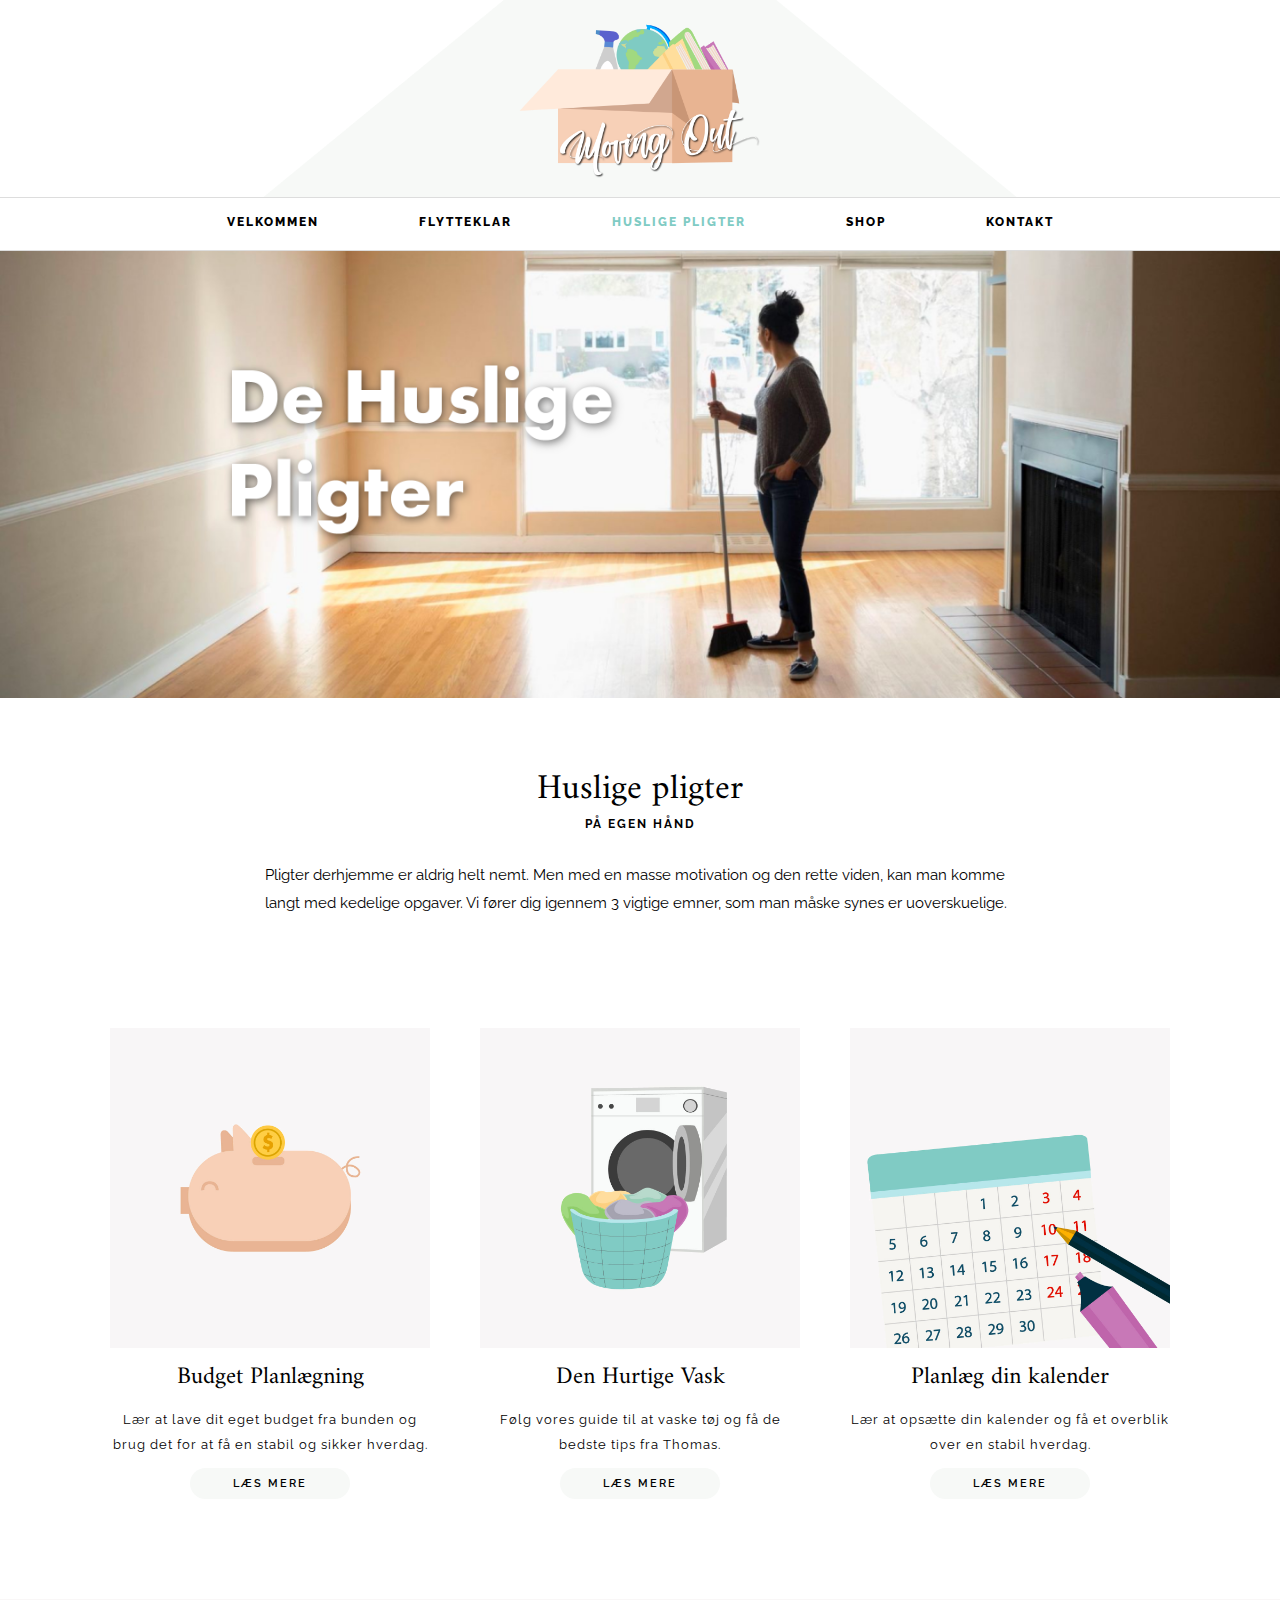
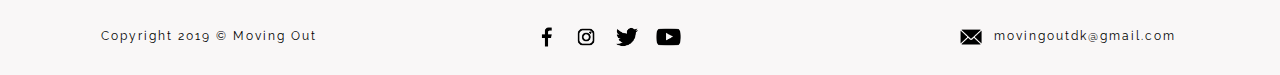
<file: Pages/husligepligter.html>
<!doctype html>
<html lang="da">
	
<head>
	<meta charset="UTF-8">
	<title>Husligepligter</title>

	<!-- Denne tekst vil blive vist under titlen i søgeresultaterne -->
	<meta name="Description" content="Har du styr på dine huslige pligter? Kom og lær dem hos MovingOut.">
	
	<!-- Bogmærker -->
	<link rel="shortcut icon" type="image/png" href="../Logo/shortcut-logo.png">
	<link rel="mask-icon" href="../Logo/shortcut-logo.png">

	<!-- Reference til eksternt sheet -->
	<link rel="stylesheet" href="../stylesheet.css">

	<!-- Reference til Responsive Design -->
	<meta name="viewport" content="width=device-width, initial-scale=1.0">
	<link rel="stylesheet" href="https://cdnjs.cloudflare.com/ajax/libs/font-awesome/4.7.0/css/font-awesome.min.css">

	<!-- Google Typeface -->
	<link href="https://fonts.googleapis.com/css?family=Source+Sans+Pro" rel="stylesheet">
	<link href="https://fonts.googleapis.com/css?family=Raleway" rel="stylesheet">
	<link href="https://fonts.googleapis.com/css?family=Amiri" rel="stylesheet">
</head>

<body>
	
	<!-- Logo Section -->
	
	<div class="top">   <img src="../Logo/nytlogo.png" alt="logo" class="logo">   </div>
	
	
	<!--Navbar Section -->
	
	<div id="navbar" class="navbar">
		<div class="container">
			<img src="../Icons/burger.png" alt="burger menu" class="burger-icon" id="burger-icon">
				
			<ul>
				<li> <a href="../index.html">VELKOMMEN</a></li>	
				<li> <a href="flytteklar.html">FLYTTEKLAR</a></li>
				<li> <a href="husligepligter.html" class="current-page">HUSLIGE PLIGTER</a></li>
				<li> <a href="shop.html">SHOP</a></li>
				<li> <a href="kontakt.html">KONTAKT</a></li>
			</ul>
		</div>
	</div>	
	
	<div id="fake-navbar"></div>
	
	<!-- Header Section -->
	
	<img src="../Headers/husligepligter-img.png" alt="slideshow" class="header">
	
	<!-- Introduction Section -->
	
	<div class="introduction">
		<h1>Huslige pligter</h1>
		<h4>PÅ EGEN HÅND</h4>
		<div class="introduction-content">	
			<p>Pligter derhjemme er aldrig helt nemt. Men med en masse motivation og den rette viden, kan man komme langt med kedelige opgaver. Vi fører dig igennem 3 vigtige emner, som man måske synes er uoverskuelige.  </p>
		</div>	
	</div>	
	
	
	<!-- Vælg en Tutorial Section -->
	
	<!-- Shop Section -->
	
	<div class="shop-grid">
		<div class="grid-row">
			<div class="shop-img">	
				<div class="shadow-box">	
					<a href="budget.html"><img src="../Images/piggybank.jpg" alt="shop-img"></a>
				</div>	
				
				<h3>Budget Planlægning</h3>	
				<span class="post-description">Lær at lave dit eget budget fra bunden og brug det for at få en stabil og sikker hverdag.</span>
				<a href="budget.html">   <div class="add-to-cart">LÆS MERE</div>   </a>	
			</div>

			<div class="shop-img">	
				<div class="shadow-box">	
					<a href="denhurtigevask.html"><img src="../Images/vasketøjskurv.jpg" alt="shop-img"></a>
				</div>	
				
				<h3>Den Hurtige Vask</h3>	
				<span class="post-description">Følg vores guide til at vaske tøj og få de bedste tips fra Thomas.</span>
				<a href="denhurtigevask.html">   <div class="add-to-cart">LÆS MERE</div>   </a>
			</div>

			<div class="shop-img">	
				<div class="shadow-box">	
					<a href="kalender.html"><img src="../Images/calendar.png" alt="shop-img"></a>
				</div>	

				<h3>Planlæg din kalender</h3>	
				<span class="post-description">Lær at opsætte din kalender og få et overblik over en stabil hverdag.</span>
				<a href="kalender.html">   <div class="add-to-cart">LÆS MERE</div>   </a>	
			</div>
		</div>	
	</div>

	<!-- Footer Section -->
	
	<footer>
		<div class="footer-content">
			<div class="footer-grid-row">	
				<div class="footer-text1" style="vertical-align:middle">Copyright 2019 © Moving Out</div>	
					<div class="footer-text mobile-around">	
						<a href="https://www.facebook.com/movingoutdenmark/" target="_blank"><img src="../Icons/facebook.png" alt="facebook" class="footer-icon footer-icon-mobile"></a>	

						<a href="https://www.instagram.com/movingout.dk/" target="_blank"><img src="../Icons/instagram.png" alt="instagram" class="footer-icon footer-icon-mobile"></a>	

						<a href="https://twitter.com/MovingoutD?lang=en" target="_blank"><img src="../Icons/twitter.png" alt="twitter" class="footer-icon footer-icon-mobile"></a>	

						<a href="https://www.youtube.com/channel/UCpfPwvBDKsri5PzvbiQa6fA?view_as=subscriber" target="_blank"><img src="../Icons/youtube.png" alt="youtube" class="footer-icon footer-icon-mobile"></a>		
					</div>

				<div class="footer-text">
					<a href="kontakt.html">
						<img src="../Icons/mail.png" alt="email" class="footer-icon"> 
					</a>
					movingoutdk@gmail.com
				</div>
			</div>
		</div>
	</footer>

	
	<script src="../navbar.js"></script>	
	
	<!--  Husligepligter havde noget JS modal, jeg kunne ikke så hvorfor (gætter på råd) men jeg turde ikke slette det helt -->
<!--// Get the modal
var modal = document.getElementById("myModal");

// Get the button that opens the modal
var btn = document.getElementById("myBtn");

// Get the <span> element that closes the modal
var span = document.getElementsByClassName("close")[0];

// When the user clicks on the button, open the modal 
btn.onclick = function() {
  modal.style.display = "block";
}

// When the user clicks on <span> (x), close the modal
span.onclick = function() {
  modal.style.display = "none";
}

// When the user clicks anywhere outside of the modal, close it
window.onclick = function(event) {
  if (event.target == modal) {
    modal.style.display = "none";
  }
}	-->
		
</body>
	
</html>
</file>
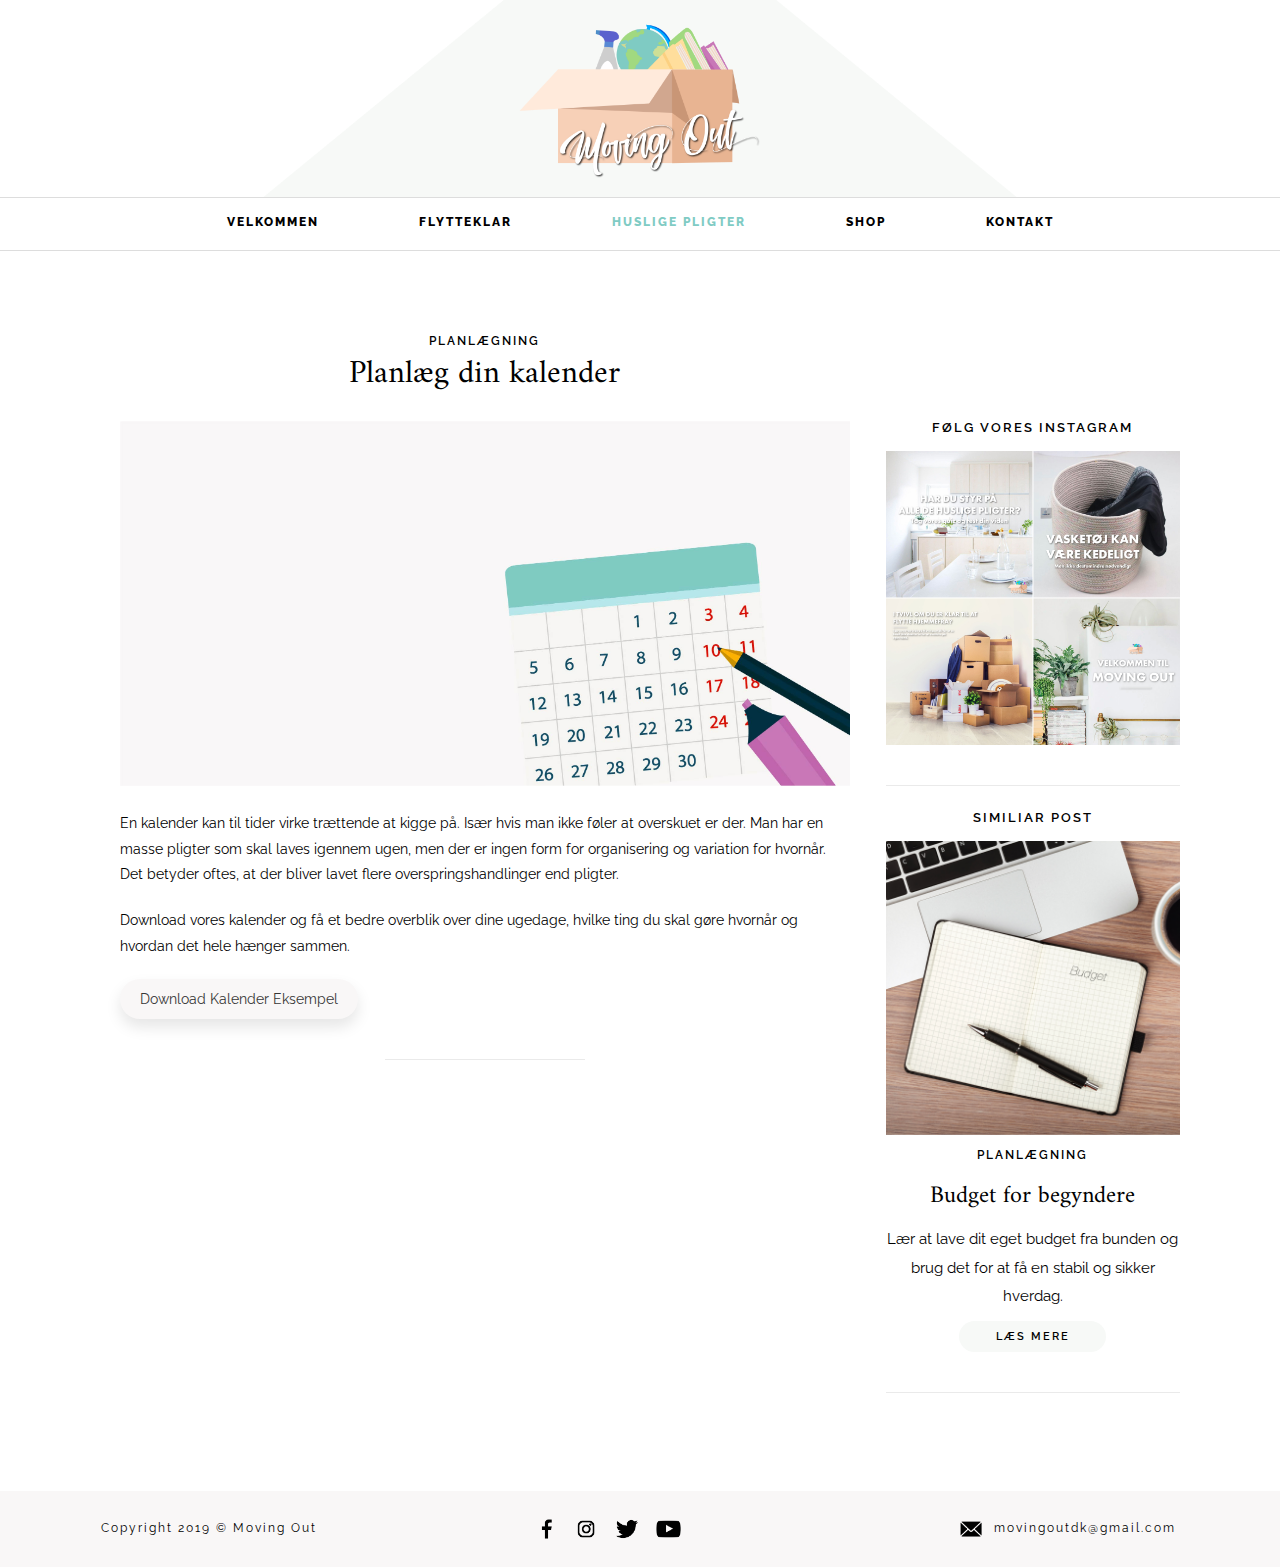
<file: Pages/kalender.html>
<!doctype html>
<html lang="da">
	
<head>
	<meta charset="UTF-8">
	<title>Kalender</title>

	<!-- Denne tekst vil blive vist under titlen i søgeresultaterne -->
	<meta name="Description" content="Vil du ha et overblik over hvordan en selvboende kalender skal se ud? Kom og då det hos MovingOut.">

	<!-- Bogmærker -->
	<link rel="shortcut icon" type="image/png" href="../Logo/shortcut-logo.png">
	<link rel="mask-icon" href="../Logo/shortcut-logo.png">

	<!-- Reference til eksternt sheet -->
	<link rel="stylesheet" href="../stylesheet.css">
	
	<!-- Reference til Responsive Design -->
	<meta name="viewport" content="width=device-width, initial-scale=1.0">

	<!-- Google Typeface -->
	<link href="https://fonts.googleapis.com/css?family=Source+Sans+Pro" rel="stylesheet">
	<link href="https://fonts.googleapis.com/css?family=Raleway" rel="stylesheet">
	<link href="https://fonts.googleapis.com/css?family=Amiri" rel="stylesheet">
</head>

<body>
	
	<!-- Logo Section -->
	
	<div class="top">   <img src="../Logo/nytlogo.png" alt="logo" class="logo">   </div>
	
	
	<!--Navbar Section -->
	
	<div id="navbar" class="navbar">
		<div class="container">
			<img src="../Icons/burger.png" alt="burger menu" class="burger-icon" id="burger-icon">
			
			<ul>
				<li> <a href="../index.html">VELKOMMEN</a></li>	
				<li> <a href="flytteklar.html">FLYTTEKLAR</a></li>
				<li> <a href="husligepligter.html" class="current-page">HUSLIGE PLIGTER</a></li>
				<li> <a href="shop.html">SHOP</a></li>
				<li> <a href="kontakt.html">KONTAKT</a></li>
			</ul>
		</div>
	</div>	
	
	<div id="fake-navbar"></div>
	
	<!-- Post Section + Widgets Sidebar -->
	
	<div class="post-container">
		<div class="post-content">
			<h4 class="post-tag">Planlægning</h4>
			<h1 class="post-title">Planlæg din kalender</h1>
			<img src="../Headers/post-kalender.jpg" alt="post-header" class="post-header">
			<div class="post-paragraph">En kalender kan til tider virke trættende at kigge på. Især hvis man ikke føler at overskuet er der. Man har en masse pligter som skal laves igennem ugen, men der er ingen form for organisering og variation for hvornår. Det betyder oftes, at der bliver lavet flere overspringshandlinger end pligter. </div>	
			<div class="post-paragraph">Download vores kalender og få et bedre overblik over dine ugedage, hvilke ting du skal gøre hvornår og hvordan det hele hænger sammen. </div>	
			<a href="../Documents/kalender-skabelon.jpg" target="_blank">   <div class="post-button">Download Kalender Eksempel</div>   </a>	
			<div class="vl-post"></div>		
		</div>	

		
		<!-- Widgets Aside Section-->

		<div class="widgets">
			<h4 class="widget-title">Følg vores Instagram</h4>	
			<img src="../Images/instagrampromotion.jpg" alt="instagram-promotion" class="instagram-promotion">	
			<div class="vl-widget"></div>		

			<h4 class="widget-title">SIMILIAR POST</h4>	
			<a href="budget.html" target="_blank"><img src="../Images/budget-img.png" alt="img" class="widget-img"></a>
			<h4 class="post-tag">Planlægning</h4>	
			<h3>Budget for begyndere</h3>	
			<p style="text-align: center;">Lær at lave dit eget budget fra bunden og brug det for at få en stabil og sikker hverdag.</p>	
			<a href="budget.html" target="_blank">   <div class="add-to-cart">LÆS MERE</div>   </a>	
			<div class="vl-widget"></div>		
		</div>
	</div> <!-- Post Container Slutter -->	
	
	<div class="clear"><br></div>
	
	<footer>
		<div class="footer-content">
			<div class="footer-grid-row">	
				<div class="footer-text1" style="vertical-align:middle">Copyright 2019 © Moving Out</div>	
					<div class="footer-text mobile-around">	
						<a href="https://www.facebook.com/movingoutdenmark/" target="_blank"><img src="../Icons/facebook.png" alt="facebook" class="footer-icon footer-icon-mobile"></a>	

						<a href="https://www.instagram.com/movingout.dk/" target="_blank"><img src="../Icons/instagram.png" alt="instagram" class="footer-icon footer-icon-mobile"></a>	

						<a href="https://twitter.com/MovingoutD?lang=en" target="_blank"><img src="../Icons/twitter.png" alt="twitter" class="footer-icon footer-icon-mobile"></a>	

						<a href="https://www.youtube.com/channel/UCpfPwvBDKsri5PzvbiQa6fA?view_as=subscriber" target="_blank"><img src="../Icons/youtube.png" alt="youtube" class="footer-icon footer-icon-mobile"></a>		
					</div>

				<div class="footer-text">
					<a href="kontakt.html">
						<img src="../Icons/mail.png" alt="email" class="footer-icon"> 
					</a>
					movingoutdk@gmail.com
				</div>
			</div>
		</div>
	</footer>	
	
	<script src="../navbar.js"></script>
	
</body>
	
</html>
</file>
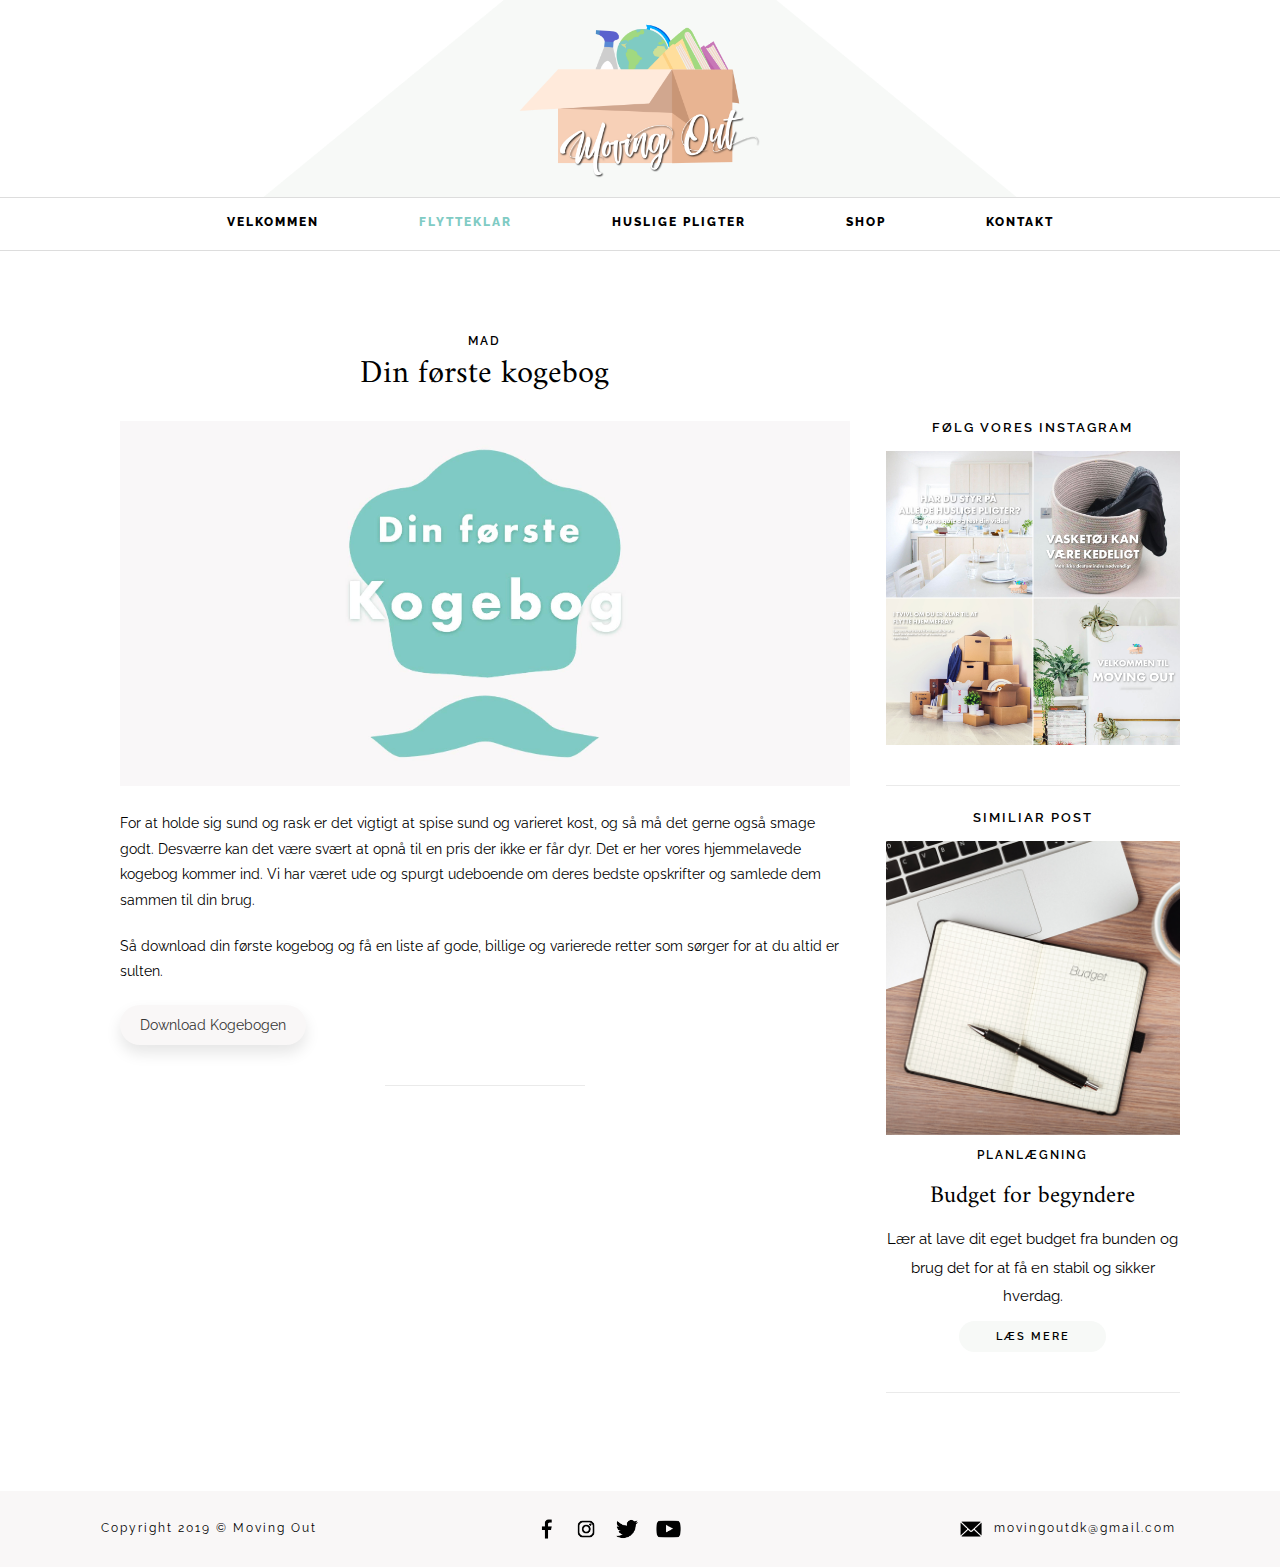
<file: Pages/kogebog.html>
<!doctype html>
<html lang="da">
	
<head>
	<meta charset="UTF-8">
	<title>Kogebog</title>

	<!-- Denne tekst vil blive vist under titlen i søgeresultaterne -->
	<meta name="Description" content="Vil du ha et overblik over hvordan en selvboende kalender skal se ud? Kom og då det hos MovingOut.">

	<!-- Bogmærker -->
	<link rel="shortcut icon" type="image/png" href="../Logo/shortcut-logo.png">
	<link rel="mask-icon" href="../Logo/shortcut-logo.png">

	<!-- Reference til eksternt sheet -->
	<link rel="stylesheet" href="../stylesheet.css">
	
	<!-- Reference til Responsive Design -->
	<meta name="viewport" content="width=device-width, initial-scale=1.0">

	<!-- Google Typeface -->
	<link href="https://fonts.googleapis.com/css?family=Source+Sans+Pro" rel="stylesheet">
	<link href="https://fonts.googleapis.com/css?family=Raleway" rel="stylesheet">
	<link href="https://fonts.googleapis.com/css?family=Amiri" rel="stylesheet">
</head>

<body>
	
	<!-- Logo Section -->
	
	<div class="top">   <img src="../Logo/nytlogo.png" alt="logo" class="logo">   </div>
	
	
	<!--Navbar Section -->
	
	<div id="navbar" class="navbar">
		<div class="container">
			<img src="../Icons/burger.png" alt="burger menu" class="burger-icon" id="burger-icon">
			
			<ul>
				<li> <a href="../index.html">VELKOMMEN</a></li>	
				<li> <a href="flytteklar.html" class="current-page">FLYTTEKLAR</a></li>
				<li> <a href="husligepligter.html">HUSLIGE PLIGTER</a></li>
				<li> <a href="shop.html">SHOP</a></li>
				<li> <a href="kontakt.html">KONTAKT</a></li>
			</ul>
		</div>
	</div>	
	
	<div id="fake-navbar"></div>
	
	<!-- Post Section + Widgets Sidebar -->
	
	<div class="post-container">
		<div class="post-content">
			<h4 class="post-tag">Mad</h4>
			<h1 class="post-title">Din første kogebog</h1>
			<img src="../Headers/header-kogebog.jpg" alt="post-header" class="post-header">
			<div class="post-paragraph">For at holde sig sund og rask er det vigtigt at spise sund og varieret kost, og så må det gerne også smage godt. Desværre kan det være svært at opnå til en pris der ikke er får dyr. Det er her vores hjemmelavede kogebog kommer ind. Vi har været ude og spurgt udeboende om deres bedste opskrifter og samlede dem sammen til din brug. </div>	
			<div class="post-paragraph">Så download din første kogebog og få en liste af gode, billige og varierede retter som sørger for at du altid er sulten. </div>	
			<a href="../Documents/kogebog.pdf" target="_blank">   <div class="post-button">Download Kogebogen</div>   </a>	
			<div class="vl-post"></div>		
		</div>	

		
		<!-- Widgets Aside Section-->

		<div class="widgets">
			<h4 class="widget-title">Følg vores Instagram</h4>	
			<img src="../Images/instagrampromotion.jpg" alt="instagram-promotion" class="instagram-promotion">	
			<div class="vl-widget"></div>		

			<h4 class="widget-title">SIMILIAR POST</h4>	
			<a href="budget.html" target="_blank"><img src="../Images/budget-img.png" alt="img" class="widget-img"></a>
			<h4 class="post-tag">Planlægning</h4>	
			<h3>Budget for begyndere</h3>	
			<p style="text-align: center;">Lær at lave dit eget budget fra bunden og brug det for at få en stabil og sikker hverdag.</p>	
			<a href="budget.html" target="_blank">   <div class="add-to-cart">LÆS MERE</div>   </a>	
			<div class="vl-widget"></div>		
		</div>
	</div> <!-- Post Container Slutter -->	
	
	<div class="clear"><br></div>
	
	<footer>
		<div class="footer-content">
			<div class="footer-grid-row">	
				<div class="footer-text1" style="vertical-align:middle">Copyright 2019 © Moving Out</div>	
					<div class="footer-text mobile-around">	
						<a href="https://www.facebook.com/movingoutdenmark/" target="_blank"><img src="../Icons/facebook.png" alt="facebook" class="footer-icon footer-icon-mobile"></a>	

						<a href="https://www.instagram.com/movingout.dk/" target="_blank"><img src="../Icons/instagram.png" alt="instagram" class="footer-icon footer-icon-mobile"></a>	

						<a href="https://twitter.com/MovingoutD?lang=en" target="_blank"><img src="../Icons/twitter.png" alt="twitter" class="footer-icon footer-icon-mobile"></a>	

						<a href="https://www.youtube.com/channel/UCpfPwvBDKsri5PzvbiQa6fA?view_as=subscriber" target="_blank"><img src="../Icons/youtube.png" alt="youtube" class="footer-icon footer-icon-mobile"></a>		
					</div>

				<div class="footer-text">
					<a href="kontakt.html">
						<img src="../Icons/mail.png" alt="email" class="footer-icon"> 
					</a>
					movingoutdk@gmail.com
				</div>
			</div>
		</div>
	</footer>
	
	<script src="../navbar.js"></script>
	
</body>
	
</html>
</file>
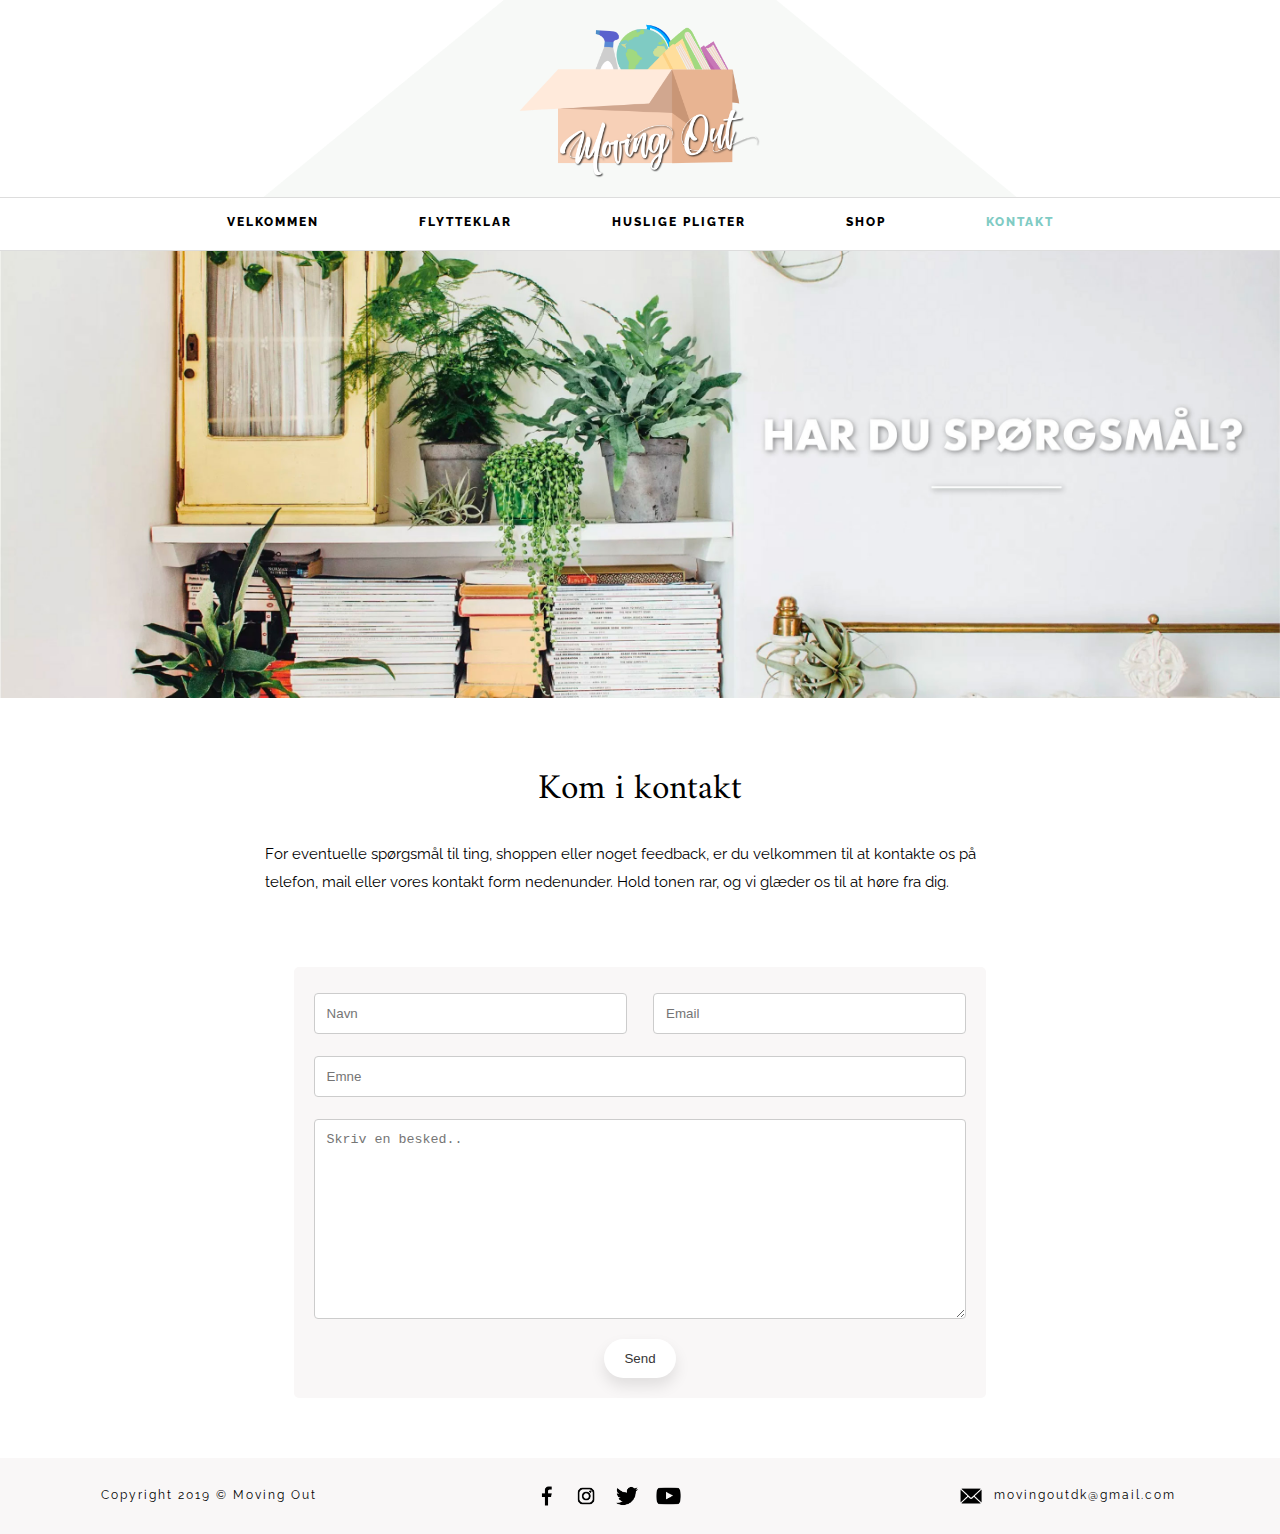
<file: Pages/kontakt.html>
<!doctype html>
<html lang="da">
	
<head>
	<meta charset="UTF-8">
	<title>Kontakt</title>

	<!-- Denne tekst vil blive vist under titlen i søgeresultaterne -->
	<meta name="Description" content="Kontak os gerne enten via vores kontakt formular eller ved at skrive til os på mail direkte.">

	<!-- Bogmærker -->
	<link rel="shortcut icon" type="image/png" href="../Logo/shortcut-logo.png">
	<link rel="mask-icon" href="../Logo/shortcut-logo.png">

	<!-- reference til eksternt sheet -->
	<link rel="stylesheet" href="../stylesheet.css">
	
	<!-- Reference til Responsive Design -->
	<meta name="viewport" content="width=device-width, initial-scale=1.0">

	<!-- Google Typeface -->
	<link href="https://fonts.googleapis.com/css?family=Source+Sans+Pro" rel="stylesheet">
	<link href="https://fonts.googleapis.com/css?family=Raleway" rel="stylesheet">
	<link href="https://fonts.googleapis.com/css?family=Amiri" rel="stylesheet">
</head>

<body>
	
	<!-- Logo Section -->
	
	<div class="top">   <img src="../Logo/nytlogo.png" alt="logo" class="logo">   </div>
	
	
	<!--Navbar Section -->
	
	<div id="navbar" class="navbar">
		<div class="container">
			<img src="../Icons/burger.png" alt="burger menu" class="burger-icon" id="burger-icon">
			
			<ul>
				<li> <a href="../index.html">VELKOMMEN</a></li>	
				<li> <a href="flytteklar.html">FLYTTEKLAR</a></li>
				<li> <a href="husligepligter.html">HUSLIGE PLIGTER</a></li>
				<li> <a href="shop.html">SHOP</a></li>
				<li> <a href="kontakt.html" class="current-page">KONTAKT</a></li>
			</ul>
		</div>
	</div>	
	
	<div id="fake-navbar"></div>
	
	<!-- Header Section -->
	
	<img src="../Headers/kontakt-header.jpg" alt="slideshow" class="header" style="100%">
	
	<!-- Introduction Section -->
	
	<div class="introduction">
		<h1>Kom i kontakt</h1>
		<div class="introduction-content">	
			<p>For eventuelle spørgsmål til ting, shoppen eller noget feedback, er du velkommen til at kontakte os på telefon, mail eller vores kontakt form nedenunder. Hold tonen rar, og vi glæder os til at høre fra dig.</p>
		</div>	
	</div>	
	
	
	<!-- Kontakt Sektion -->
	
	<div class="kontakt">
		<div class="kontakt-form">
			<div class="between">
				<input type="text" id="fname" name="firstname" placeholder="Navn" class="halv">
				<input type="text" id="email" name="email" placeholder="Email" class="halv">
			</div>

			<input type="text" id="subject" name="subject" placeholder="Emne"><br>

			<textarea id="message" name="message" placeholder="Skriv en besked.." style="height:200px"></textarea><br>

			<div class="send-button">
				<input type="submit" id="submit" value="Send">
			</div>
		</div>
	</div>	
	
	
	<!-- Footer Sektion -->
	
	<footer>
		<div class="footer-content">
			<div class="footer-grid-row">	
				<div class="footer-text1" style="vertical-align:middle">Copyright 2019 © Moving Out</div>	
					<div class="footer-text mobile-around">	
						<a href="https://www.facebook.com/movingoutdenmark/" target="_blank"><img src="../Icons/facebook.png" alt="facebook" class="footer-icon footer-icon-mobile"></a>	

						<a href="https://www.instagram.com/movingout.dk/" target="_blank"><img src="../Icons/instagram.png" alt="instagram" class="footer-icon footer-icon-mobile"></a>	

						<a href="https://twitter.com/MovingoutD?lang=en" target="_blank"><img src="../Icons/twitter.png" alt="twitter" class="footer-icon footer-icon-mobile"></a>	

						<a href="https://www.youtube.com/channel/UCpfPwvBDKsri5PzvbiQa6fA?view_as=subscriber" target="_blank"><img src="../Icons/youtube.png" alt="youtube" class="footer-icon footer-icon-mobile"></a>		
					</div>

				<div class="footer-text">
					<a href="kontakt.html">
						<img src="../Icons/mail.png" alt="email" class="footer-icon"> 
					</a>
					movingoutdk@gmail.com
				</div>
			</div>
		</div>
	</footer>

	
	<script src="../navbar.js"></script>
	<script src="kontakt.js"></script>
	
</body>
	
</html>
</file>
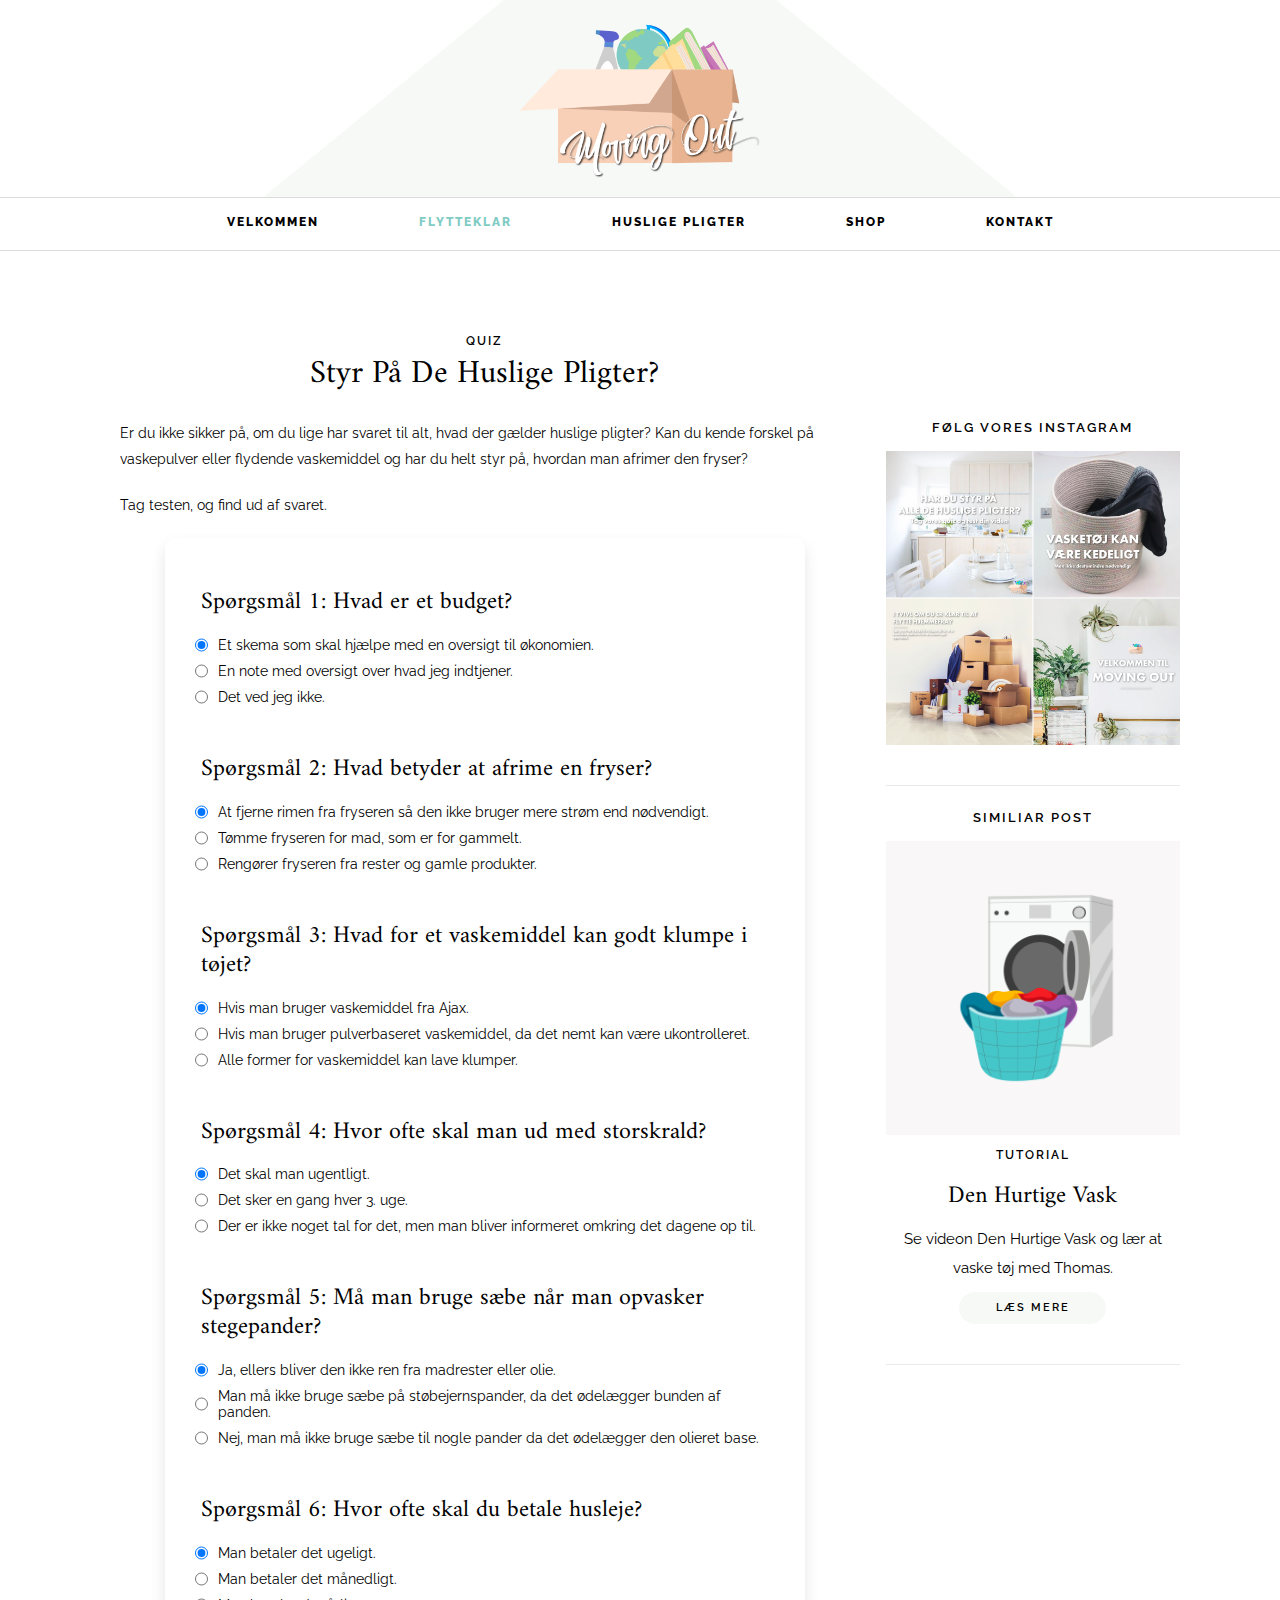
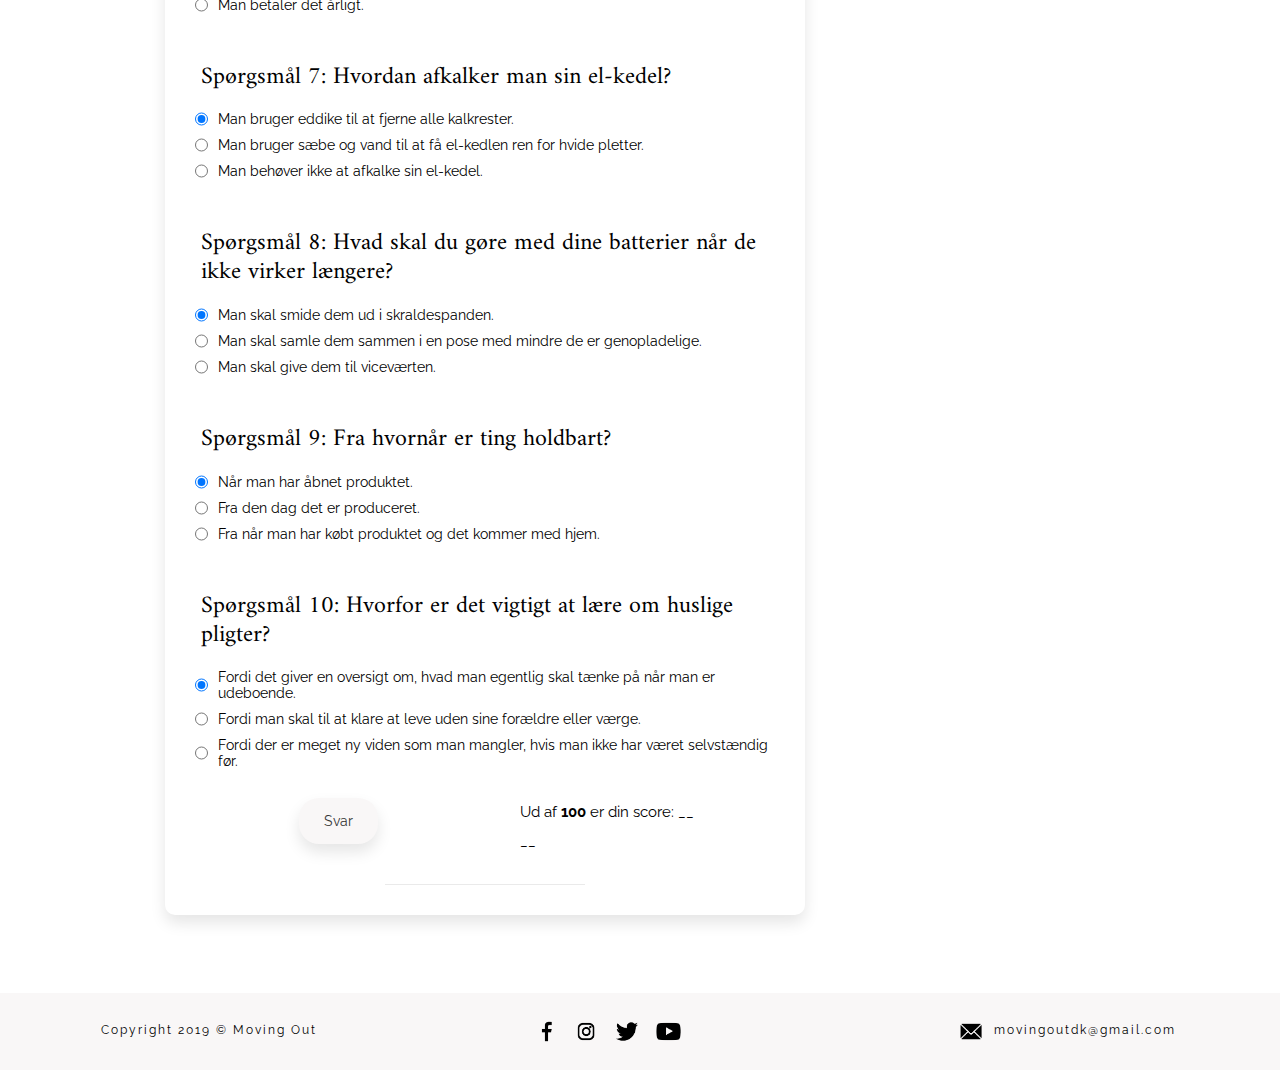
<file: Pages/quiz.html>
<!doctype html>
<html lang="da">
	
<head>
	<meta charset="UTF-8">
	<title>Quiz</title>

	<!-- Denne tekst vil blive vist under titlen i søgeresultaterne -->
	<meta name="Description" content="Er du klar til at flyttet ud? Tag testen på MovingOut.">
	
	<!-- Bogmærker -->
	<link rel="shortcut icon" type="image/png" href="../Logo/shortcut-logo.png">
	<link rel="mask-icon" href="../Logo/shortcut-logo.png">

	<!-- Reference til eksternt sheet -->
	<link rel="stylesheet" href="../stylesheet.css">

	<!-- Reference til Responsive Design -->
	<meta name="viewport" content="width=device-width, initial-scale=1.0">	

	<!-- Google Typeface -->
	<link href="https://fonts.googleapis.com/css?family=Source+Sans+Pro" rel="stylesheet">
	<link href="https://fonts.googleapis.com/css?family=Raleway" rel="stylesheet">
	<link href="https://fonts.googleapis.com/css?family=Amiri" rel="stylesheet">
</head>

<body>
	
	<!-- Logo Sektion -->
	
	<div class="top">   <img src="../Logo/nytlogo.png" alt="logo" class="logo">   </div>
	
	
	<!--Navbar Sektion -->
	
	<div id="navbar" class="navbar">
		<div class="container">
			<img src="../Icons/burger.png" alt="burger menu" class="burger-icon" id="burger-icon">
			
			<ul>
				<li> <a href="../index.html">VELKOMMEN</a></li>	
				<li> <a href="flytteklar.html" class="current-page">FLYTTEKLAR</a></li>
				<li> <a href="husligepligter.html">HUSLIGE PLIGTER</a></li>
				<li> <a href="shop.html">SHOP</a></li>
				<li> <a href="kontakt.html">KONTAKT</a></li>
			</ul>
		</div>
	</div>	
	
	<div id="fake-navbar"></div>
	
	<!-- Post Sektion + Widgets Sidebar -->
	
	<div class="post-container">
		<div class="post-content">
			<h4 class="post-tag">QUIZ</h4>

			<h1 class="post-title">Styr På De Huslige Pligter?</h1>

			<div class="post-paragraph">Er du ikke sikker på, om du lige har svaret til alt, hvad der gælder huslige pligter? Kan du kende forskel på vaskepulver eller flydende vaskemiddel og har du helt styr på, hvordan man afrimer den fryser? </div>	

			<div class="post-paragraph">Tag testen, og find ud af svaret.</div>	

			<div id="main"><!-- open main div -->
				<!-- vi laver først en form at putte quizen i-->
				<form id="form1">
					<h3 class="quiz-h2">Spørgsmål 1: Hvad er et budget?</h3>
					<!--vi tilføjer labels til inputs for også at gøre teksten ved siden af clickable-->
					<!--Det første input i hvert spørgsmål er sat som checked for undgå en byg som sker hvis man klikker submit uden at alle spørgsmål er checked-->
					<div class="answer-option">
						<input class="quiz-input" type="radio" checked="checked" name="question1" value="10" id="q1a" />
						<label for="q1a" >Et skema som skal hjælpe med en oversigt til økonomien. </label>
					</div>
					<div class="answer-option">
						<input class="quiz-input" type="radio" name="question1" value="0" id="q1b" />
						<label for="q1b">En note med oversigt over hvad jeg indtjener.</label>
					</div>
					<div class="answer-option">
						<input class="quiz-input" type="radio" name="question1" value="0" id="q1c" />
						<label for="q1c">Det ved jeg ikke.</label>
					</div>
						
					<h3 class="quiz-h2">Spørgsmål 2: Hvad betyder at afrime en fryser?</h3>
					
					<div class="answer-option">
					<input class="quiz-input" type="radio" checked="checked" name="question2" value="10" id="q2a"/>
					<label for="q2a">At fjerne rimen fra fryseren så den ikke bruger mere strøm end nødvendigt.</label>
					</div>
					
					<div class="answer-option">
					<input class="quiz-input" type="radio" name="question2" value="0" id="q2b"/>
					<label for="q2b">Tømme fryseren for mad, som er for gammelt.</label>
					</div>
					
					<div class="answer-option">
					<input class="quiz-input" type="radio" name="question2" value="0" id="q2c"/>
					<label for="q2c">Rengører fryseren fra rester og gamle produkter.</label>
					</div>

					
					<h3 class="quiz-h2">Spørgsmål 3: Hvad for et vaskemiddel kan godt klumpe i tøjet? </h3>
					
					<div class="answer-option">
					<input class="quiz-input" type="radio" checked="checked" name="question3" value="0" id="q3a" />
					<label for="q3a">Hvis man bruger vaskemiddel fra Ajax.</label>
					</div>
					
					<div class="answer-option">
					<input class="quiz-input" type="radio" name="question3" value="10" id="q3b" />
					<label for="q3b">Hvis man bruger pulverbaseret vaskemiddel, da det nemt kan være ukontrolleret.</label>
					</div>
					
					<div class="answer-option">
					<input class="quiz-input" type="radio" name="question3" value="0" id="q3c" />
					<label for="q3c">Alle former for vaskemiddel kan lave klumper.</label>
					</div>

					
					<h3 class="quiz-h2">Spørgsmål 4: Hvor ofte skal man ud med storskrald? </h3>
					
					<div class="answer-option">
					<input class="quiz-input" type="radio" checked="checked" name="question4" value="0" id="q4a" />
					<label for="q4a">Det skal man ugentligt.</label>
					</div>
					
					<div class="answer-option">
					<input class="quiz-input" type="radio" name="question4" value="0" id="q4b" />
					<label for="q4b">Det sker en gang hver 3. uge.</label>
					</div>
					
					<div class="answer-option">
					<input class="quiz-input" type="radio" name="question4" value="10" id="q4c" />
					<label for="q4c">Der er ikke noget tal for det, men man bliver informeret omkring det dagene op til.</label>
					</div>

					
					<h3 class="quiz-h2">Spørgsmål 5: Må man bruge sæbe når man opvasker stegepander? </h3>
					
					<div class="answer-option">
					<input class="quiz-input" type="radio" checked="checked" name="question5" value="0" id="q5a" />
					<label for="q5a">Ja, ellers bliver den ikke ren fra madrester eller olie.</label>
					</div>
					
					<div class="answer-option">
					<input class="quiz-input" type="radio" name="question5" value="10" id="q5b" />
					<label for="q5b">Man må ikke bruge sæbe på støbejernspander, da det ødelægger bunden af panden.</label>
					</div>
					
					<div class="answer-option">
					<input class="quiz-input" type="radio" name="question5" value="0" id="q5c" />
					<label for="q5c">Nej, man må ikke bruge sæbe til nogle pander da det ødelægger den olieret base.</label>
					</div>

					
					<h3 class="quiz-h2">Spørgsmål 6: Hvor ofte skal du betale husleje? </h3>
					
					<div class="answer-option">
					<input class="quiz-input" type="radio" checked="checked" name="question6" value="0" id="q6a" />
					<label for="q6a">Man betaler det ugeligt.</label>
					</div>
					
					<div class="answer-option">
					<input class="quiz-input" type="radio" name="question6" value="10" id="q6b" />
					<label for="q6b">Man betaler det månedligt.</label>
					</div>
					
					<div class="answer-option">
					<input class="quiz-input" type="radio" name="question6" value="0" id="q6c" />
					<label for="q6c">Man betaler det årligt.</label>
					</div>

					
					<h3 class="quiz-h2">Spørgsmål 7: Hvordan afkalker man sin el-kedel? </h3>
					
					<div class="answer-option">
					<input class="quiz-input" type="radio" checked="checked" name="question7" value="10" id="q7a" />
					<label for="q7a">Man bruger eddike til at fjerne alle kalkrester.</label>
					</div>
					
					<div class="answer-option">
					<input class="quiz-input" type="radio" name="question7" value="0" id="q7b" />
					<label for="q7b">Man bruger sæbe og vand til at få el-kedlen ren for hvide pletter.</label>
					</div>
					
					<div class="answer-option">
					<input class="quiz-input" type="radio" name="question7" value="0" id="q7c" />
					<label for="q7c">Man behøver ikke at afkalke sin el-kedel.</label>
					</div>

					
					<h3 class="quiz-h2">Spørgsmål 8: Hvad skal du gøre med dine batterier når de ikke virker længere?</h3>
					
					<div class="answer-option">
					<input class="quiz-input" type="radio" checked="checked" name="question8" value="0" id="q8a" />
					<label for="q8a">Man skal smide dem ud i skraldespanden.</label>
					</div>
					
					<div class="answer-option">
					<input class="quiz-input" type="radio" name="question8" value="10" id="q8b" />
					<label for="q8b">Man skal samle dem sammen i en pose med mindre de er genopladelige.</label>
					</div>
					
					<div class="answer-option">
					<input class="quiz-input" type="radio" name="question8" value="0" id="q8c" />
					<label for="q8c">Man skal give dem til viceværten.</label>
					</div>

					
					<h3 class="quiz-h2">Spørgsmål 9: Fra hvornår er ting holdbart?  </h3>
					
					<div class="answer-option">
					<input class="quiz-input" type="radio" checked="checked" name="question9" value="10" id="q9a" />
					<label for="q9a">Når man har åbnet produktet.</label>
					</div>
					
					<div class="answer-option">
					<input class="quiz-input" type="radio" name="question9" value="0" id="q9b" />
					<label for="q9b">Fra den dag det er produceret.</label>
					</div>
					
					<div class="answer-option">
					<input class="quiz-input" type="radio" name="question9" value="0" id="q9c" />
					<label for="q9c">Fra når man har købt produktet og det kommer med hjem.</label>
					</div>	

					
					<h3 class="quiz-h2">Spørgsmål 10: Hvorfor er det vigtigt at lære om huslige pligter?  </h3>
					
					<div class="answer-option">
					<input class="quiz-input" type="radio" checked="checked" name="question10" value="10" id="q10a" />
					<label for="q10a">Fordi det giver en oversigt om, hvad man egentlig skal tænke på når man er udeboende.</label>
					</div>
					
					<div class="answer-option">
					<input class="quiz-input" type="radio" name="question10" value="10" id="q10b" />
					<label for="q10b">Fordi man skal til at klare at leve uden sine forældre eller værge.</label>
					</div>
						
					<div class="answer-option">
					<input class="quiz-input" type="radio" name="question10" value="10" id="q10c" />
					<label for="q10c">Fordi der er meget ny viden som man mangler, hvis man ikke har været selvstændig før.</label>
					</div>
					
					<br>
					<div class="quiz-bund">
						<button class="post-button quiz-button" type="submit" value="Submit">Svar</button>

						<div>
							<p>Ud af <b>100</b> er din score: <span id="grade">__</span></p>
							<p id="grade2">__</p>
						</div>
					</div>
				</form>	

			<div class="vl-post"></div>			

			</div>

		</div>	

		<!-- Widgets Aside Sektion-->

		<div class="widgets">
			<h4 class="widget-title">Følg vores Instagram</h4>	
			<a href="https://www.instagram.com/movingout.dk/" target="_blank"><img src="../Images/instagrampromotion.jpg" alt="instagram-promotion" class="instagram-promotion"></a>	
			<div class="vl-widget"></div>		

			<h4 class="widget-title">SIMILIAR POST</h4>	
			<a href="denhurtigevask.html" target="_blank">   <img src="../Images/washingmachine.png" alt="img" class="widget-img">   </a>
			<h4 class="post-tag">Tutorial</h4>	
			<h3>Den Hurtige Vask</h3>	
			<p style="text-align: center;">Se videon Den Hurtige Vask og lær at vaske tøj med Thomas.</p>	
			<a href="denhurtigevask.html" target="_blank">   <div class="add-to-cart">LÆS MERE</div>   </a>	
			<div class="vl-widget"></div>		
		</div>
	</div> 
	
	<!--  -->
	<div class="clear"><br></div>
	
	<footer>
		<div class="footer-content">
			<div class="footer-grid-row">	
				<div class="footer-text1" style="vertical-align:middle">Copyright 2019 © Moving Out</div>	
					<div class="footer-text mobile-around">	
						<a href="https://www.facebook.com/movingoutdenmark/" target="_blank"><img src="../Icons/facebook.png" alt="facebook" class="footer-icon footer-icon-mobile"></a>	

						<a href="https://www.instagram.com/movingout.dk/" target="_blank"><img src="../Icons/instagram.png" alt="instagram" class="footer-icon footer-icon-mobile"></a>	

						<a href="https://twitter.com/MovingoutD?lang=en" target="_blank"><img src="../Icons/twitter.png" alt="twitter" class="footer-icon footer-icon-mobile"></a>	

						<a href="https://www.youtube.com/channel/UCpfPwvBDKsri5PzvbiQa6fA?view_as=subscriber" target="_blank"><img src="../Icons/youtube.png" alt="youtube" class="footer-icon footer-icon-mobile"></a>		
					</div>

				<div class="footer-text">
					<a href="kontakt.html">
						<img src="../Icons/mail.png" alt="email" class="footer-icon"> 
					</a>
					movingoutdk@gmail.com
				</div>
			</div>
		</div>
	</footer>	
	
	<script src="../navbar.js"></script>
	<script src="quiz.js"></script>
	
</body>
	
</html>
</file>
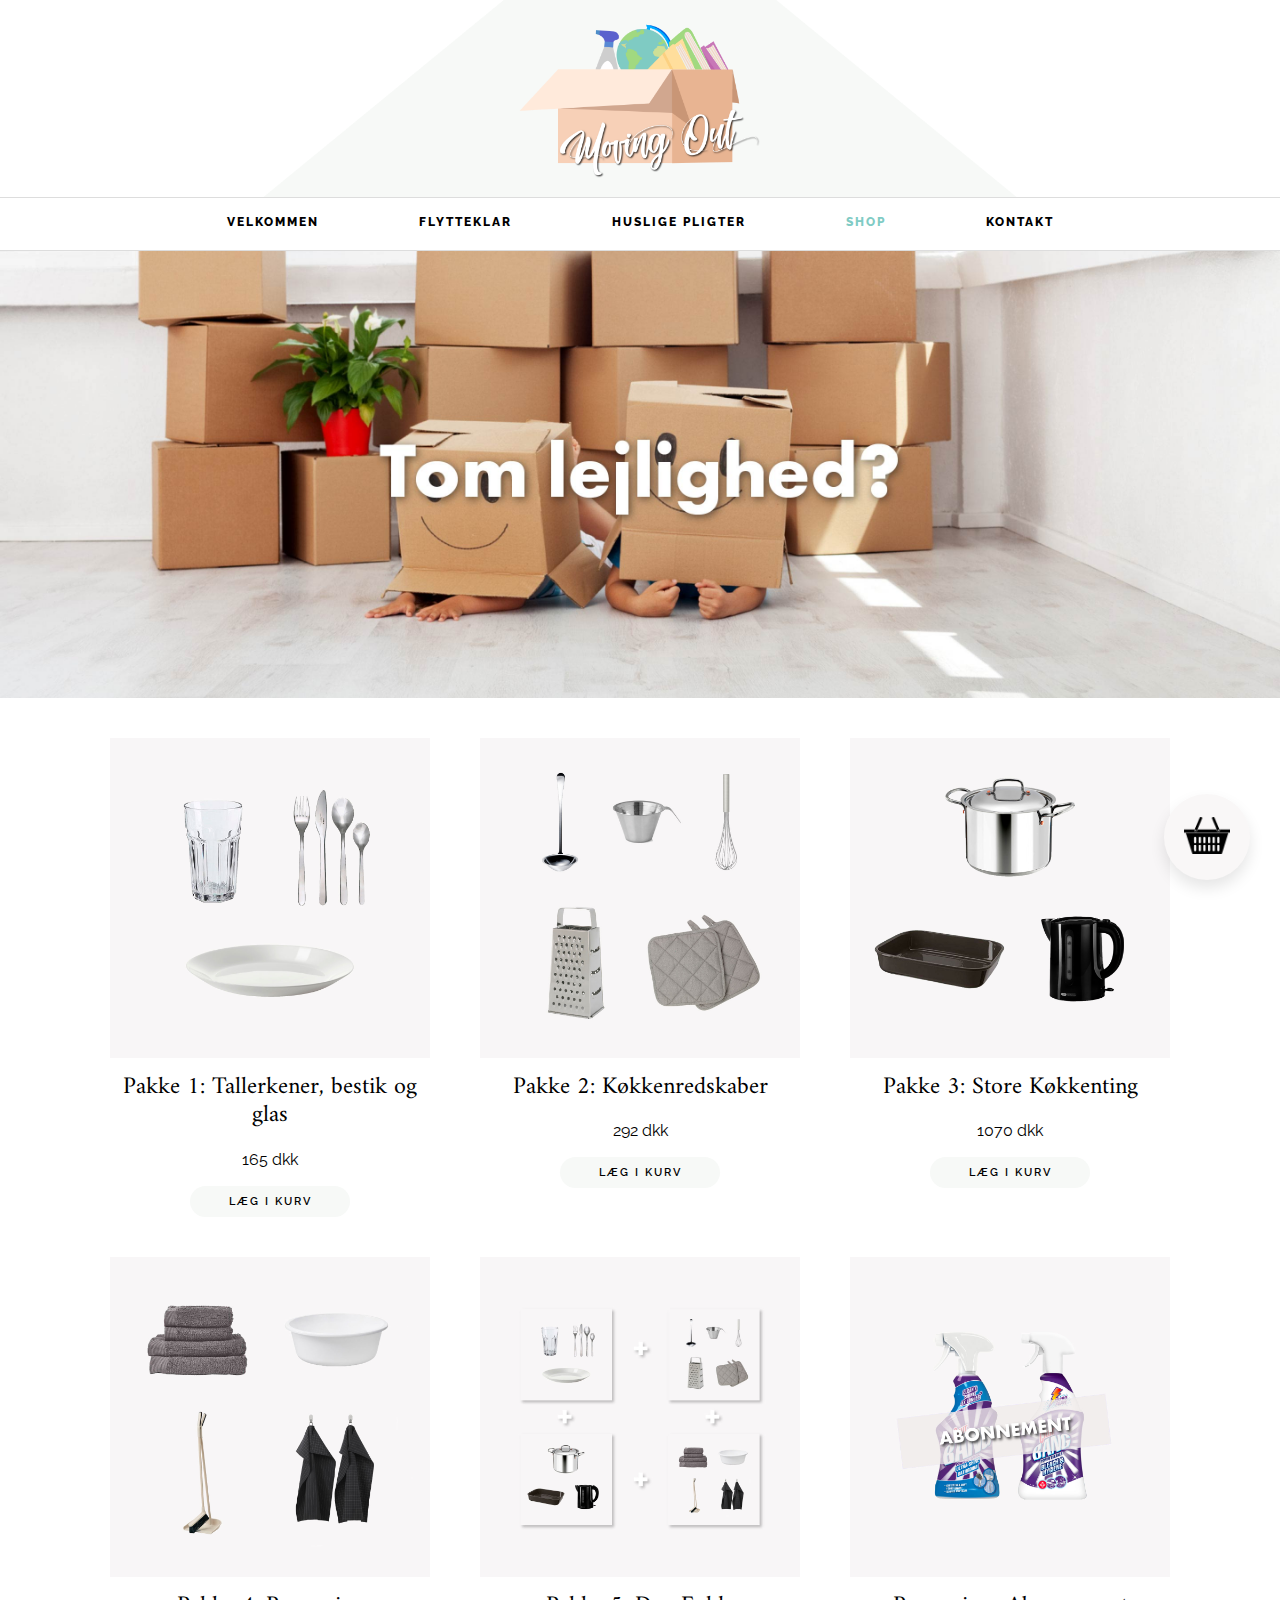
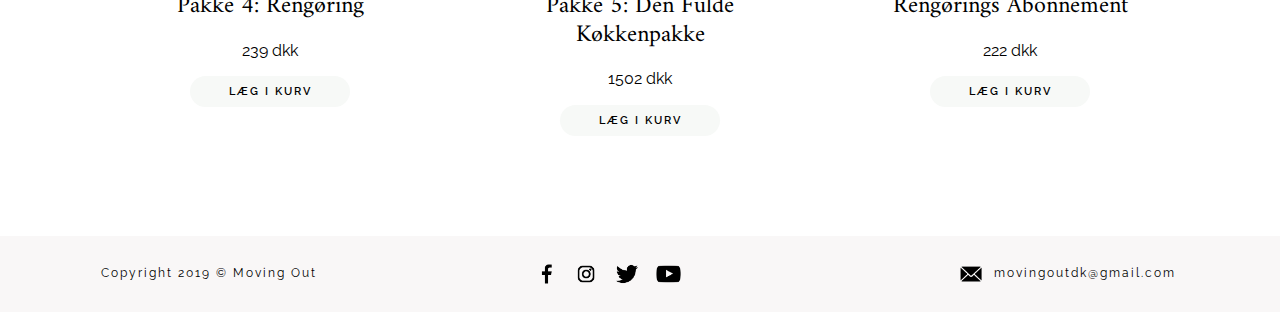
<file: Pages/shop.html>
<!doctype html>
<html lang="da">
	
<head>
	<meta charset="UTF-8">
	<title>Shop</title>

	<!-- Denne tekst vil blive vist under titlen i søgeresultaterne -->
	<meta name="Description" content="Er du ved at flytte ud og har brug for mange/ALLE køkkenredskaber? Kom og køb dem hos MovingOut og få op til 35% rabat!">

	<link rel="shortcut icon" type="image/png" href="../Logo/shortcut-logo.png">
	<link rel="mask-icon" href="../Logo/shortcut-logo.png">

	<!-- reference til eksternt sheet -->
	<link rel="stylesheet" href="../stylesheet.css">
	
	<!-- Reference til Responsive Design -->
	<meta name="viewport" content="width=device-width, initial-scale=1.0">

	<!-- Google Typeface -->
	<link href="https://fonts.googleapis.com/css?family=Source+Sans+Pro" rel="stylesheet">
	<link href="https://fonts.googleapis.com/css?family=Raleway" rel="stylesheet">
	<link href="https://fonts.googleapis.com/css?family=Amiri" rel="stylesheet">
</head>

<body>
	
	<!-- Logo Section -->
	
	<div class="top">   <img src="../Logo/nytlogo.png" alt="logo" class="logo">   </div>
	
	
	<!--Navbar Section -->
	
	<div id="navbar" class="navbar">
		<div class="container">
			<img src="../Icons/burger.png" alt="burger menu" class="burger-icon" id="burger-icon">
			
			<ul>
				<li> <a href="../index.html">VELKOMMEN</a></li>	
				<li> <a href="flytteklar.html">FLYTTEKLAR</a></li>
				<li> <a href="husligepligter.html">HUSLIGE PLIGTER</a></li>
				<li> <a href="shop.html" class="current-page">SHOP</a></li>
				<li> <a href="kontakt.html">KONTAKT</a></li>
			</ul>
		</div>
	</div>	
	
	<div id="fake-navbar"></div>	
	
	<!-- Header Section -->
	
	<img src="../Headers/header-shop.jpg" alt="slideshow" class="header">
	
	<!-- Shop Section -->
	
	<!-- Shop Section -->
	<div class="shop-grid">
		<div class="grid-row">
			<div class="shop-img">
				<div id="myBtn1" style="cursor: pointer">
					<div class="shadow-box">	
						<img src="../Images/pakke1-img.jpg" alt="shop-img"> 
					</div>
					<h3>Pakke 1: Tallerkener, bestik og glas</h3>	
					<span class="price-amount">165 dkk</span>
				</div>	
				<div id="item1" class="add-to-cart">LÆG I KURV</div>	
			</div>

			<div class="shop-img">
				<div id="myBtn2" style="cursor: pointer">
					<div class="shadow-box">	
						<img src="../Images/pakke2-img.jpg" alt="shop-img">
					</div>	
					<h3>Pakke 2: Køkkenredskaber</h3>	
					<span class="price-amount">292 dkk</span>
				</div>
				<div id="item2" class="add-to-cart">LÆG I KURV</div>
			</div>

			<div class="shop-img">	
				<div id="myBtn3" style="cursor: pointer">
					<div class="shadow-box">
						<img src="../Images/pakke4-img.jpg" alt="shop-img">
					</div>
					<h3>Pakke 3: Store Køkkenting</h3>	
					<span class="price-amount">1070 dkk</span>
				</div>
				<div id="item3" class="add-to-cart">LÆG I KURV</div>	
			</div>
		</div>

		<div class="grid-row">
			<div class="shop-img">	
				<div id="myBtn4" style="cursor: pointer">
					<div class="shadow-box">
						<img src="../Images/pakke5-img.jpg" alt="shop-img">
					</div>
					<h3>Pakke 4: Rengøring</h3>	
					<span class="price-amount">239 dkk</span>
				</div>
				<div id="item4" class="add-to-cart">LÆG I KURV</div>	
			</div>

			<div class="shop-img">	
				<div id="myBtn5" style="cursor: pointer">
					<div class="shadow-box">
						<img src="../Images/pakke3-img.jpg" alt="shop-img">
					</div>
					<h3>Pakke 5: Den Fulde Køkkenpakke</h3>	
					<span class="price-amount">1502 dkk</span>
				</div>
				<div id="item5" class="add-to-cart">LÆG I KURV</div>	
			</div>

			<div class="shop-img">	
				<div id="myBtn6" style="cursor: pointer">
					<div class="shadow-box">
						<img src="../Images/pakke6-img.jpg" alt="shop-img">
					</div>
					<h3>Rengørings Abonnement</h3>	
					<span class="price-amount">222 dkk</span>
				</div>
				<div id="item6" class="add-to-cart">LÆG I KURV</div>	
			</div>
		</div>
	</div>	
		
	
	<!-- -Vare1 Modal1- -->
	<div id="myModal1" class="modal">

		<!-- Modal content -->
		<div class="modal-content">
			<span class="close">&times;</span>

			<!-- Product Section -->	
			<div class="product-container">
				<img src="../Images/pakke1-img.jpg" alt="shop-img" class="shop-img-large">
				<div class="product-text">
					<h1 style="text-align: left">Pakke 1: Tallerkener, Bestik &amp; Glas</h1>
					
					<div class="flex-between">
						<span class="price-amount" style="text-align: left">165 dkk</span>
						<div id="item1b" class="add-to-cart atc-modal">LÆG I KURV</div>
					</div>
					
					<p>I samarbejde med IKEA, tilbyder vi vores flyttepakker. Hver pakke indeholder husholdningsgentande fra køkkenet, som skal gavne din hverdag. Desuden tilbyder vi 35%, hvis du køber igennem vores shop. </p> 
				</div>	
			</div>

			<!-- Product Description -->
			<div class="vl"></div>	
			<div class="product-description">
				<h2>Produkt Beskrivelse</h2>
				<p>
					4 tallerkner, 2 dybe tallerkner, 1 lille skål, 1 stor skål <br>
					2 kopper, 4 glas, 2 vinglas <br>
					4 knive, 4 gafler, 2 spiseskeer, 2 teskeer
				</p> 
			</div>
		</div>
	</div>
	
	<!-- Vare1 Modal2 -->
	<div id="myModal2" class="modal">

		<!-- Modal content -->
		<div class="modal-content">
			<span class="close">&times;</span>

			<!-- Product Section -->	
			<div class="product-container">
				<img src="../Images/pakke2-img.jpg" alt="shop-img" class="shop-img-large">
				<div class="product-text">
					<h1 style="text-align: left">Pakke 2: Køkkenredskaber</h1>	
					
					<div class="flex-between">
						<span class="price-amount" style="text-align: left">292 dkk</span>
						<div id="item2b" class="add-to-cart atc-modal">LÆG I KURV</div>
					</div>
					
					<p>I samarbejde med IKEA, tilbyder vi vores flyttepakker. Hver pakke indeholder husholdningsgentande fra køkkenet, som skal gavne din hverdag. Desuden tilbyder vi 35%, hvis du køber igennem vores shop. </p> 
				</div>	
			</div>

			<!-- Product Description -->
			<div class="vl"></div>	
			<div class="product-description">
				<h2>Produkt Beskrivelse</h2>
				<p>
					1 par grydelapper <br>
					1 grydeske, 1 pastaske, 1 suppeske, 1 spatel <br>
					1 rivejern, 1 køkkensaks, 1 piskeris, 1 dåseåbner <br>
					1 køkkenkniv, 1 urtekniv, 1 brødkniv, 1 skærebræt <br>
					1 decilitermål, 1 litermål, 
				</p> 
			</div>
		</div>
	</div>
	
	<!-- Vare1 Modal3 -->
	<div id="myModal3" class="modal">

		<!-- Modal content -->
		<div class="modal-content">
			<span class="close">&times;</span>

			<!-- Product Section -->	
			<div class="product-container">
				<img src="../Images/pakke4-img.jpg" alt="shop-img" class="shop-img-large">
				<div class="product-text">
					<h1 style="text-align: left">Pakke 3: Store Køkkenting</h1>	
					
					<div class="flex-between">
						<span class="price-amount" style="text-align: left">1070 dkk</span>
						<div id="item3b" class="add-to-cart atc-modal">LÆG I KURV</div>
					</div>
					
					<p>I samarbejde med IKEA, tilbyder vi vores flyttepakker. Hver pakke indeholder husholdningsgentande fra køkkenet, som skal gavne din hverdag. Desuden tilbyder vi 35%, hvis du køber igennem vores shop. </p> 
				</div>	
			</div>

			<!-- Product Description -->
			<div class="vl"></div>	
			<div class="product-description">
				<h2>Produkt Beskrivelse</h2>
				<p>
					1 stor gryde, 1 lille gryde, 1 pande, 1 ovnfast fad <br>
					1 toaster, 1 elkedel, 1 vægt
				</p> 
			</div>
		</div>
	</div>
	
	<!-- Vare1 Modal4 -->
	<div id="myModal4" class="modal">

		<!-- Modal content -->
		<div class="modal-content">
			<span class="close">&times;</span>

			<!-- Product Section -->	
			<div class="product-container">
				<img src="../Images/pakke5-img.jpg" alt="shop-img" class="shop-img-large">
				<div class="product-text">
					<h1 style="text-align: left">Pakke 4: Rengøring</h1>	
					
					<div class="flex-between">
						<span class="price-amount" style="text-align: left">239 dkk</span>
						<div id="item4b" class="add-to-cart atc-modal">LÆG I KURV</div>
					</div>
					
					<p>I samarbejde med IKEA, tilbyder vi vores flyttepakker. Hver pakke indeholder husholdningsgentande fra køkkenet, som skal gavne din hverdag. Desuden tilbyder vi 35%, hvis du køber igennem vores shop. </p> 
				</div>	
			</div>

			<!-- Product Description -->
			<div class="vl"></div>	
			<div class="product-description">
				<h2>Produkt Beskrivelse</h2>
				<p>
					1 pakke klude (4 stk), 1 pakke viskestykker (4 stk) <br>
					1 opvaskebørste <br>
					1 spand, 1 sæt kost og fejebakke <br>
					2 håndklæder, 1 gulvmoppe
				</p> 
			</div>
		</div>
	</div>
	
	<!-- Vare1 Modal5 -->
	<div id="myModal5" class="modal">

		<!-- Modal content -->
		<div class="modal-content">
			<span class="close">&times;</span>

			<!-- Product Section -->	
			<div class="product-container">
				<img src="../Images/pakke3-img.jpg" alt="shop-img" class="shop-img-large">
				<div class="product-text">
					<h1 style="text-align: left">Rengørings Abonnement</h1>	
					
					<div class="flex-between">
						<span class="price-amount" style="text-align: left">1502 dkk</span>
						<div id="item5b" class="add-to-cart atc-modal">LÆG I KURV</div>
					</div>
					
					<p>I samarbejde med IKEA, tilbyder vi vores flyttepakker. Hver pakke indeholder husholdningsgentande fra køkkenet, som skal gavne din hverdag. Desuden tilbyder vi 35%, hvis du køber igennem vores shop. </p> 
				</div>	
			</div>

			<!-- Product Description -->
			<div class="vl"></div>	
			<div class="product-description">
				<h2>Produkt Beskrivelse</h2>
				<div class="around">
					<p>
						4 tallerkner, 2 dybe tallerkner, 1 lille skål, 1 stor skål <br>
						2 kopper, 4 glas <br> 
						4 knive, 4 gafler, 2 spiseskeer, 2 teskeer <br>
						1 par grydelapper <br>
						1 grydeske, 1 pastaske, 1 suppeske, 1 spatel, 1 stegepincet <br>
					</p> 
					<p>
						1 rivejern, 1 køkkensaks, 1 piskeris, 1 dåseåbner, 1 gulerodsskræller <br> 
						1 køkkenkniv, 1 urtekniv, 1 brødkniv, 1 skærebræt <br>
						1 decilitermål/litermål, 1 sæt salt og peber kværn <br>
						1 stor gryde, 1 lille gryde, 1 pande, 1 ovnfast fad <br>
						1 toaster, 1 mikrobølgeovn, 1 elkedel, 1 vægt <br>
					</p>
				</div>
			</div>
		</div>
	</div>
		
	<!-- Vare1 Modal6 -->
	<div id="myModal6" class="modal">

		<!-- Modal content -->
		<div class="modal-content">
			<span class="close">&times;</span>

			<!-- Product Section -->	
			<div class="product-container">
				<img src="../Images/pakke6-img.jpg" alt="shop-img" class="shop-img-large">
				<div class="product-text">
					<h1 style="text-align: left">Rengørings Abonnement</h1>	
					
					<div class="flex-between">
						<span class="price-amount" style="text-align: left">222 dkk hver 3. måned</span>
						<div id="item6b" class="atc-abonnement-mobil add-to-cart atc-modal">LÆG I KURV</div>
					</div>
					
					<p>Vi tilbyder en Rengørings Abonnement som der ved hver 3. måned sender dig en pakke med diverse brugbare rengøringsmiddler. Dette sikre at du aldrig løber tør, samt springer over indkøbet af det. 35% rabbat i abonnementet! </p> 
				</div>	
			</div>

			<!-- Product Description -->
			<div class="vl"></div>	
			<div class="product-description">
				<h2>Produkt Beskrivelse</h2>
				<p>
					Opvaskemiddel, kalkfjerner, afkalker, brun sæbe <br>
					toiletrens, skuremiddel, glas rens <br>
					afløbsrens, ovenrens, opvaskesalt, afspændingsmiddel
				</p> 
			</div>
		</div>
	</div>
	
	<!-- Kurv knap -->
	
	<div id="kurv">
		<img src="../Icons/kurv.png" alt="Kurv ikon" class="kurv-billede"> 
	</div>
	<p id="counter">0</p>
	
	<!-- Kurv modal -->
	<div id="kurvModal" class="modal">
		<!-- Modal content -->
		<div class="kurv-modal-content">
			<!-- Lukke knap -->
			<span class="close">&times;</span>
			<!-- Kurv Section -->	
			<h3>Dine varer</h3> <br>
			<div id="kurv-liste">
				<!-- Vare sektionen som bliver opdateret af læg i kurv -->
				<div class="kurv-liste1" id="vare"> <h4 class="left-text">Vare</h4> <br> </div> 
				<div class="kurv-liste2" id="pris"> <h4 class="left-text">Pris</h4> <br> </div>
				<div class="kurv-liste3" id="stk"> <h4 class="left-text">Stk</h4> <br> </div>
			</div>
			<br>
			<h4 id="total-pris">Total price: </h4> <br>
			
			<!-- Åbne betalings modal og tømme kurven for vare -->
			<div class="kurv-knappe-div">
				<button id="betalling" class="kurv-knap">Gå til Betaling</button>
				<button id="tom-kurv" class="kurv-knap">Tøm Kurven</button>
			</div>
		</div>
	</div>
	
	<!-- Betaling Section -->
	<div id="betalModal" class="modal">
		<div class="betal-modal-content">
			<span class="close">&times;</span>
			<div>
				<h2>Betaling</h2>
				<h3 class="left-text">Dit fulde navn</h3>
				<input type="text" class="full-width">
				<h3 class="left-text">Din adresse</h3>
				<input type="text" class="full-width">
				<h3 class="left-text">Kort nr.</h3>
				<input type="text" class="full-width" placeholder="xxxx-xxxx-xxxx">
				<div class="kurv-knappe-div">
					<div class="halv-width">
						<h3 class="left-text">Udløbsdato</h3>
						<input type="text" class="full-width" placeholder="xx-xx">
					</div>
					<div class="halv-width">
						<h3 class="left-text">Sikkerhedskode</h3>
						<input type="text" class="full-width" placeholder="xxx">
					</div>
				</div>
				<button id="betal" class="kurv-knap">Betal</button>
			</div>
		</div>
	</div>
	
	<!-- Footer Section -->
		
	<footer>
		<div class="footer-content">
			<div class="footer-grid-row">	
				<div class="footer-text1" style="vertical-align:middle">Copyright 2019 © Moving Out</div>	
					<div class="footer-text mobile-around">	
						<a href="https://www.facebook.com/movingoutdenmark/" target="_blank"><img src="../Icons/facebook.png" alt="facebook" class="footer-icon footer-icon-mobile"></a>	

						<a href="https://www.instagram.com/movingout.dk/" target="_blank"><img src="../Icons/instagram.png" alt="instagram" class="footer-icon footer-icon-mobile"></a>	

						<a href="https://twitter.com/MovingoutD?lang=en" target="_blank"><img src="../Icons/twitter.png" alt="twitter" class="footer-icon footer-icon-mobile"></a>	

						<a href="https://www.youtube.com/channel/UCpfPwvBDKsri5PzvbiQa6fA?view_as=subscriber" target="_blank"><img src="../Icons/youtube.png" alt="youtube" class="footer-icon footer-icon-mobile"></a>		
					</div>

				<div class="footer-text">
					<a href="kontakt.html">
						<img src="../Icons/mail.png" alt="email" class="footer-icon"> 
					</a>
					movingoutdk@gmail.com
				</div>
			</div>
		</div>
	</footer>

<!-- Footer Slutter -->
	
	<script src="../navbar.js"></script>
	<script src="shopjs.js"></script>
	
</body>
	
</html>
</file>
<file: stylesheet.css>
@charset "UTF-8";
/* CSS Document */

/* ---Jeg har ingen anelse om hvad de 2 classes skulle blive brugt til, men vi beholder dem i en kommentar---
.tools-icons-row {
	display: flex;
	justify-content: center;
	margin-top: 10px;
}

.tools-icon {
	width: 7%;
	height: 7%;
	padding-left: 13px;
	padding-right: 13px;
}*/


/* ----------------------------------Overordnet Css-------------------- */

* {
	padding: 0;
	margin: 0;
}

img {width: 100%;}

/* fixer shadow box buggen */
img{vertical-align:middle}


a:link {
	color: black; 
	background-color: transparent; 
	text-decoration: none;
}

a:after {
	color: black; 
	background-color: transparent; 
	text-decoration: none;
}

p {
	font-family: 'Raleway', sans-serif;
	color: black;
	font-size: 15px;
	line-height: 25.5px;
	line-height: 1.9em;
	text-align: left;
}

h1 {
    font-family: 'Amiri', serif;
    font-size: 2.2em;
    font-weight: 400;
    letter-spacing: normal;
	text-align: center;
    line-height: 42.24px;
    margin: 0 0 0.2em;
	display: block;
}

h2 {
	font-family: 'Amiri', serif;
	font-size: 30px;
	display: block;
	font-weight: 400;
	letter-spacing: normal;
	line-height: 36.5px;
	text-align: center;
	text-size-adjust: 100%;
	padding-bottom: 15px;
}

h3 {
	display: block;
	font-size: 24px;
	font-family: 'Amiri', serif;
	text-align: center;
	font-weight: 400;
	clear: none;
	letter-spacing: normal;
	line-height: 28.8px;
	text-size-adjust: 100%;
	padding-top: 15px;
	padding-bottom: 15px;
}

h4 {
	font-family: 'Raleway', sans-serif;
	text-align: center;
    font-weight: bold;
	display: block;
	font-size: 12px;
	letter-spacing: 2px;
	text-transform: uppercase;
	text-size-adjust: 100%;
	color: black;
}

h5 {
	padding-bottom: 20px;
	font-family: 'Raleway', sans-serif;
	color: black;
	font-size: 16px;
	line-height: 25.5px;
	line-height: 1.9em;
	text-align: left;
}


/* -----Logo----- */

.top{
	background-image: url(Images/tag.png);
	background-repeat: no-repeat;
	background-position: center;
	background-size: 80%;
}

.logo {
	width: 20%;
 	display: block;
  	margin-left: auto;
  	margin-right: auto;
}

/* -----Navbar----- */

.sticky + .container {
  padding-top: 140px;
}

#navbar {
	z-index: 3;
	overflow: hidden;
}

.current-page{color: #80cbc4 !important;}

.sticky {
	position: fixed;
	top: 0;
	width: 100%;
}

ul {
	list-style-type: none;
	padding: 0;
	margin: 0;	
	overflow: hidden;
	display: inline-block;
}

li {float: left;}

li a {
	box-sizing: border-box;
	color: black;
	cursor: pointer;
  	display: block;
	font-family: 'Raleway', sans-serif;
	font-size: 12px;
	font-weight: 800;
	text-transform: uppercase;
	text-align: center;
	padding-top: 13.44px;
	padding-bottom: 13.44px;
	text-decoration: none;
	letter-spacing: 2px;
	line-height: 21.28px;
 	margin-left: 50px;
	margin-right: 50px;
	text-decoration-color: black;
}

.burger-icon {
	width: 30px;
	display: none;
    padding-top: 8px;
	padding-right: 8px;
	float: right;
}

.burger-icon:hover{
	cursor: pointer;
	opacity: 0.3;
}


/* -----Footer----- */

footer {
	background-color: #f9f7f7;
	margin-top: 60px;
}

.footer-content {
	padding-top: 20px;
	padding-bottom: 20px;
}

.footer-grid-row {
	display: flex;
	justify-content: center;
}


.footer-icon {
	display: inline-block;
	width: 16%;
}

.footer-text {
	width: 226px;
	padding-left: 100px;
	padding-right: 100px;
	font-family: 'Raleway', sans-serif;
	letter-spacing: 2px;
	font-size: 12px;
}

.footer-text1 {
	width: 226px;
	padding-left: 100px;
	padding-right: 100px;
	font-family: 'Raleway', sans-serif;
	letter-spacing: 2px;
	font-size: 12px;
	margin-top: 10px;
	vertical-align: middle;
}

/* -----Classes der bliver brugt på på alle eller flere af siderne----- */

.container {
	border-top: 1px solid #dddddd;
	border-bottom: 1px solid #dddddd;
	text-align: center;
	background-color: white;
}

.introduction {
	padding-top: 70px;
	padding-bottom: 70px;
	text-align: center;
}

.introduction-content {
	margin-top: 30px;
	width: 750px;
	margin-left: auto;
	margin-right: auto;
}

.grid-row {
	display: flex;
	justify-content: center;
	padding-bottom: 40px;
}

/* classes som gør html diver til modals */
.modal {
  display: none; /* er normalt skjult */
  position: fixed; /* Ændre ikke position */
  z-index: 1; /* Dens position er over alt andet html */
  left: 0;
  top: 0;
  width: 100%; 
  height: 100%; 
  overflow: auto; /* Gør at man kan scrolle, hvis modalet er for stort til skærmen */
  background-color: rgb(0,0,0); /* Hvis browseren ikke kan forstå opacity, så gør den bare baggrunden mørk */
  background-color: rgba(0,0,0,0.4); /* Gør bacgrunden mørk men gennemsigtig  */
}

/* Modal indhold*/
.modal-content {
  background-color: #fefefe;
  margin: 5% auto; 
  padding: 20px;
  border: 1px solid #888;
  width: 80%; 
}

/* Lukke knappen */
.close {
  color: #aaa;
  float: right;
  font-size: 28px;
  font-weight: bold;
}

.close:hover,
.close:focus {
  color: black;
  text-decoration: none;
  cursor: pointer;
}

/* Giver diver en box-shadow ved hover */
.shadow-box		 { transition: box-shadow .2s;}
.shadow-box:hover{ box-shadow: 0px 8px 15px rgba(0, 0, 0, 0.1);}

/* en knap style som er brugt mange steder og ikke kun i shoppen */
.add-to-cart {
	display: block;
	text-align: center;
	font-size: 11px;
	font-weight: 600;
	font-family: 'Raleway', sans-serif;
	letter-spacing: 2px;
	line-height: 11.2px;
	padding-bottom: 10px;
	margin-right: 11px;
	margin-top: 10px;
	padding-top: 10px;
	background-color: #f7f9f7;
	color: black;
	border-radius: 200px;
	width: 50%;
	margin-left: 25%;
}

.add-to-cart:hover, .kurv-knap{
	cursor: pointer;
	color: black !important;
	background-color: rgb(235, 235, 235);
}


/* -----Index og Flytteklar----- */

/* Slideshow classes der bliver genbrugt */
.mySlides {display:none;}

.arrow-left{
	float:left!important;
	padding-right: 50px !important;
}
.arrow-right{
	float:right!important;
	padding-left: 50px !important;
}

/* -----Flytteklar og Husligepligter----- */

.post-description {
	font-size: 13px;
	font-family: 'Raleway', sans-serif;
	letter-spacing: 1px;
	line-height: 25.5px;
	display: block;
	text-align: center;
}

/* -----Husligepligter og Shop----- */

.shop-grid {margin-top: 40px;}

/* Den bliver vidst aldrig brugt, men vi beholder den i kommentar just in case
.shop-grid-row {
	display: flex;
	justify-content: center;
	margin-bottom: 100px;
} */

/* -----Flytteklar, Husligepligter og Shop----- */

.shop-img {
	width: 25%;
	height: 25%;
	padding-left: 25px;
	padding-right: 25px;
}

/* -----Posts (Quiz, Kogebog, Budet, Den hurtige vask og Kalender)----- */

/* Denne class fixer footeren på post siderne */
.clear{ clear: both;}

.post-container {
	width: 100%;
	margin-top: 80px;
}

.post-content {
	width: 57%;
	margin-left: 120px;
	float: left;
}

.post-tag {
	display: block;
	font-family: 'Raleway', sans-serif;
	text-align: center;
	font-size: 11.5px;
	font-weight: 600;
	letter-spacing: 2px;
	line-height: 21.5px;
	text-transform: uppercase;
}

.post-title {
	font-family: 'Amiri', serif;
	display: block;
	font-size: 32.5px;
	font-weight: 400;
	letter-spacing: normal;
	line-height: 42px;
	text-align: center;
	padding-bottom: 20px;
}

.post-header {padding-bottom: 25px;}

.post-paragraph {
	padding-bottom: 20px;
	font-family: 'Raleway', sans-serif;
	color: black;
	font-size: 13.5px;
	line-height: 25.5px;
	line-height: 1.9em;
	text-align: left;
}

.post-button {
	display: inline-block;
	font-family: 'Raleway', sans-serif;
	font-size: 14px;
	background-color: #f9f7f7;
	color: #363636;
	padding: 12px 20px;
	border: none;
	border-radius: 20px;
	cursor: pointer;
	box-shadow: 0px 8px 15px rgba(0, 0, 0, 0.1);	
	text-align: center;	
	margin-bottom: 20px;	
}

/* den lille streg der er på posts siderne */
.vl-post {
	border-bottom: 1px solid#EAEAEA;
    width: 200px;
	padding-bottom: 20px;
	margin-bottom: 20px;
	margin-left: auto;
	margin-right: auto;
}

/* De 2 "widgets" til højre på post siderne */
.widgets {
	width: 23%;
	float: right;
	margin-right: 100px;
	margin-top: 85px;
}

.widget-title {
	box-sizing: border-box;
	display: block;
	font-family: 'Raleway', sans-serif;
	font-size: 12.5px;
	font-weight: 600;
	letter-spacing: 2px;
	line-height: 24.5px;
	text-align: center;
}

.widget-img {
	padding-top: 10px;
	padding-bottom: 10px;
}

.vl-widget {
	border-bottom: 1px solid#EAEAEA;
    width: 100%;
	padding-bottom: 40px;
	margin-bottom: 20px;
	margin-left: auto;
	margin-right: auto;
}

.instagram-promotion {padding-top: 10px;}


/* ---------------------------------------Index------------------------- */

/* -----Slideshow----- */
.slideshow{
	margin-left:auto;
	margin-right:auto;
	position:relative
}

.slideshow-container{
	padding:0.01em 0px;
	display:inline-block;
	text-align:center!important;
	font-size:18px!important;
	color:#fff!important;
	position:absolute;
	left: 50%;
	width: 100%;
	top:48%;
	-ms-transform:translate(-50%,-50%);
	transform:translate(-50%,-50%);
}

.slide-arrow:hover{color:rgb(235, 235, 235)!important;}
.slide-button:hover{background-color: rgb(235, 235, 235);}

.slide-arrow{
	cursor:pointer;
	padding: 10% 16px;
	font-size: 30px;
	text-shadow: -1px 0 white, 0 1px white, 1px 0 white, 0 -1px white;
}

.slide-button {
	position: absolute;
	font-size: 13px;
	font-family: 'Raleway', sans-serif;
	background-color: #f9f7f7;
	color: #363636;
	padding: 12px 20px;
	border: none;
	border-radius: 20px;
	cursor: pointer;
	box-shadow: 0px 8px 15px rgba(0, 0, 0, 0.1);	
	text-align: center;	
	margin-bottom: 20px;
	z-index: 1;
	font-weight: 1000;
}

.slide-button1{top: 52%; left: 30%;}
.slide-button2{top: 60%; left: 46.9%;}

.fade {
  -webkit-animation-name: fade;
  -webkit-animation-duration: 1.5s;
  animation-name: fade;
  animation-duration: 1.5s;
}

/* webkit betyder bare at det er optimeret til nogle bestemte browsere */
@-webkit-keyframes fade {
  from {opacity: .4} 
  to {opacity: 1}
}

@keyframes fade {
  from {opacity: .4} 
  to {opacity: 1}
}

/* -----Om os----- */

.background-color {	background-color: #f9f7f7;}

.portrait-grid {
	padding-top: 80px;
	padding-bottom: 100px;
}

.portrait {	
	width: 26%;
	height: 26%;
	padding-left: 24px;
	padding-right: 24px; 
}

.portrait-text {margin-top: 17px;}
.portrait-text p, .portrait-text h4{font-size: 13px;}


/* -----App----- */

.app-promotion {padding-top: 70px;}

.app-promotion-content {	
	padding-top: 60px;
	display: flex;
	justify-content: center;
}

.app-promotion-text {
	width: 500px;
	margin-bottom: 17px;
	margin-right: 30px;
}

.app-promotion-img, .app-download-img1, .app-download-img2 {
	width: 30%;
	height: 30%;
}

.app-download-img1{margin-left: 15%}
.app-download-img2{margin-left: 10%}

.block{
	display: block;
	margin-top: 50px;
}

/* ----------------------------------------Flytteklar----------------------- */

/* -----3 Indhold----- */

.advice-content {
	padding-top: 60px;
	padding-bottom: 30px;
	background-color: #f1f1f1;
}

.advice-billede:hover{cursor: pointer;}


/* -----10 gode råd----- */

.advice-slides{
	margin: 2vh auto;
	max-width:980px;
	position:relative
}

.advice{
	display: block;
	margin-left: auto;
	margin-right: auto;
	width: 480px;
	padding: 30px 30px 20px;
	border: solid 0px black;
	border-top-left-radius: 5%;
	border-top-right-radius: 5%;
	box-shadow: 0px 8px 15px rgba(0, 0, 0, 0.2);
	height: 26%;
	background-color: white;
}

.advice-pics{
	width: 480px;
	height: 340px;
	display: block;
	margin-left: auto;
	margin-right: auto;
	box-shadow: 0px 8px 15px rgba(0, 0, 0, 0.2);
	border-radius: 2px;
}

.advice-text{
	display: block;
	margin-left: auto;
	margin-right: auto;
	margin-top: 30px;
}

.advice-tip{
	font-family: 'Raleway', sans-serif;
	width: 480px;
	padding: 20px 30px 30px;
	display: block;
	margin-left: auto;
	margin-right: auto;
	border: solid 0px black;
	border-top: none;
	word-spacing: 2px;
	line-height: 160%;
	background-color: #f7f9f7;
	border-bottom-left-radius: 30px;
	border-bottom-right-radius: 30px;
	box-shadow: 0px 15px 15px rgba(0, 0, 0, 0.2);
}

.advice-pilene{
	display:inline-block;
	text-align:center!important;
	margin-top:16px!important;
	margin-bottom:16px!important;
	font-size:18px!important;
	color:#fff!important;
	position: absolute;
	top:50%;
	left:50%;
	-ms-transform:translate(-50%,-50%);
	transform:translate(-50%,-50%);
	width:100%;
}

/* ikke vigtig, but keep just in case
.advice-pilene:after,.advice-pilene:before{
	content:"";
	display:table;
	clear:both
}*/

.arrow-left{
	float:left!important;
	padding-right: 55px !important;
	border-top-left-radius: 50px;
	border-bottom-left-radius: 50px;
}
.arrow-right{
	float:right!important;
	padding-left: 55px !important;
	border-bottom-right-radius: 50px;
	border-top-right-radius: 50px;
}
.arrow:hover{
	text-shadow: -1px 0 rgb(235, 235, 235), 0 1px rgb(235, 235, 235), 1px 0 rgb(235, 235, 235), 0 -1px rgb(235, 235, 235);
	color: rgb(235, 235, 235);
	cursor: pointer;
}
.arrow{
	padding: 10% 5%;
	font-size: 30px;
	text-shadow: -1px 0 white, 0 1px white, 1px 0 white, 0 -1px white;
}

/* -----Checkliste----- */

.checkliste-icon {
	width: 7%;
	height: 7%;
	padding-left: 17px;
	padding-right: 17px;
	transition: transform 0.2s;
}

.checkliste-icon:hover{
	transform: scale(1.2);
	cursor: pointer;
}

.checkliste li{	padding: 2px;}
.checkliste-content{margin-top: 40px;}
.checkliste-navn {text-align: center;}

.center-content{
	display: flex; 
	justify-content: center;
}

.checkliste-container{
	display: flex;
	justify-content: space-around;
	box-shadow: 0px 8px 15px rgba(0, 0, 0, 0.1);	
	border-radius: 50px;
	padding: 30px;
	width: 50%;
}

.checkliste{
	display: flex;
	flex-direction: column;
    list-style-type: circle;
}

.checkliste li{
	font-family: 'Raleway', sans-serif;
	display: list-item;
}

/* The Close Button */
#checklisteClose {
	position: absolute;
	left: 80%;
	color: #aaa;
	float: right;
	font-size: 28px;
	font-weight: bold;
}

#checklisteClose:hover,
#checklisteClose:focus {
	color: black;
	text-decoration: none;
	cursor: pointer;
}

.mobile-only{display: none !important;}

/* ----------------------------------------Quiz------------------------- */

#main {
	width: 85%;
	max-width: 950px;
	box-shadow: 0px 8px 15px rgba(0, 0, 0, 0.1);	
	margin: auto;
	padding: 10px;
	background-color: white;
	border-radius: 10px;
}

#form1{
	font-family: 'Raleway', sans-serif;
}
	
#form1 label {
	display: block;
	font-size: 14px;
    vertical-align: top;
}
input[type="radio"]{
    vertical-align: top;
}
	
.answer-option{
	display: flex;
	margin: 0px 20px 10px;
}

.quiz-input {
	margin-right: 10px;
	vertical-align: middle;
}
	
.quiz-h2 {
	clear: both;
	padding-top: 40px;
	padding-bottom: 20px;
	text-align: left;
	margin-left: 26px;
}

.quiz-button{
	margin-left: 20%;
	margin-right: 23%;
	padding: 15px 25px;
}
.quiz-button:hover{
	background-color: rgb(235, 235, 235);
}
	
.quiz-bund{
	display: flex;
	align-content: space-between;
}

/* --------------------------------Den hurtige vask-------------------- */

.youtube{
	width: 100%;
	height: 500px;
	margin-bottom: 20px; 
	border: none;
}

/* --------------------------------------Shop-------------------------- */

/* -----Shop sektion----- */

.price-amount {
	font-family: 'Raleway', sans-serif;
	font-size: 16px;
	font-weight: 400;
	letter-spacing: normal;
	line-height: 30.4px;
	text-align: center;
	display: block;
}

@keyframes spin { 
	0% { transform:rotate(0deg); } 
	25% { transform:rotate(5deg); } 
	50% { transform:rotate(-5deg); } 
	75% { transform:rotate(5deg); } 
	100% { transform:rotate(0deg); } 
}

/* -----Produkt modal----- */

.flex-between{
	display: flex;
	justify-content: space-between;
}

.atc-modal{
	margin: 0 30px 0 0 !important;
	width: 30% !important;
}

.around {
	display: flex;
	justify-content: space-around;
}

.product-container {
	margin-top: 90px;
	display: flex;
	justify-content: center;
}

.product-text {
	width: 432px;
	display: inline-block;
	margin-left: 20px;
	padding-top: 40px;
}

.shop-img-large {
	width: 31%;
	height: 31%;
	padding-left: 25px;
	padding-right: 25px;
	display: inline-block;
}

.vl {
    border-bottom: 1px solid#e7e7e7;
    width: 85%;
	padding-top: 40px;
	padding-bottom: 20px;
	margin-left: auto;
	margin-right: auto;
}

.product-description {
	margin-top: 40px;
	margin-bottom: 40px;
	width: auto;
	text-align: center;
	margin-left: auto;
	margin-right: auto;
}

.product-description p{margin-left: 7.5%;}


/* -----Kurv----- */

#counter{
	display: none;
	position: fixed;
	right: 25px;
	bottom: 80px;
	background-color: #80cbc4;
	color: white;
	font-family: "Futura";
	font-weight: 900;
	border-radius: 200px;
	padding: 5px 15px;
}

@keyframes up{
	0%  {transform: translate(0px, 0px);}
	25% {transform: translate(0px, -10px);}
	50% {transform: translate(0px, 0px);}
	75% {transform: translate(0px, -10px);}
	100%{transform: translate(0px, 0px);}
}

#kurv {
	position: fixed;
	bottom: 20px;
	right: 30px;
	font-size: 20px;
	border: none;
	outline: none;
	color: #6C6868;
	cursor: pointer;
	padding: 8px;
	border-radius: 200px;
	width: 70px;
	height: 70px;
	box-shadow: 0px 8px 15px rgba(0, 0, 0, 0.1);
	background-color: #f9f7f7;
}

@keyframes enlarge {
	0% { transform: scale(1); } 
	25% { transform: scale(1.05); } 
	50% { transform: scale(1); } 
	75% { transform: scale(1.05); } 
	100% { transform: scale(1); } 
}

.kurv-billede{
	width: 65%;
	margin-top: 15px;
	margin-left: 12px;
}

/* Modal Content/Box */
.kurv-modal-content {
	position: absolute;
	top: 20%;
	left: 63%;
	background-color: #fefefe;
	margin: 5% auto; /* 15% from the top and centered */
	padding: 20px;
	border: 1px solid #888;
	width: 22%;
}

/* Kan ikke se at classen bliver brugt, men vi gemmer den for en sikkerhedsskyld
.produkt-list{
	display: flex;
	flex-direction: row;
}*/

#kurv-liste{
	padding-bottom: none !important;
	display: flex;
	justify-content: center;
}

.kurv-liste1, .kurv-liste2, .kurv-liste3 {
	font-family: 'Raleway', sans-serif;
	padding-bottom: 30px;
}
.kurv-liste1{ width: 50%;}
.kurv-liste2{ width: 30%;}
.kurv-liste3{ width: 15%;}

/* -----Kurv og betaling----- */

.kurv-knappe-div{
	display: flex;
	justify-content: space-between;
}

.kurv-knap{  
	background-color: #f9f7f7;
	color: #363636;
	padding: 12px 20px;
	border: none;
	border-radius: 20px;
	cursor: pointer;
	box-shadow: 0px 8px 15px rgba(0, 0, 0, 0.1);	
	text-align: center;	
	margin-bottom: 20px;	
}

.kurv-knap:hover{
	background-color: rgb(235, 235, 235);
}

/* -----Betaling----- */

.betal-modal-content {
  background-color: #fefefe;
  margin: 2% auto;
  padding: 20px;
  border: 1px solid #888;
  width: 25%; 
}

.left-text{
	text-align: left;
}

.full-width{width: 100% !important;}
.halv-width{width: 50% !important;}

.line-height{
	line-height: 30px;
}


/* -------------------------------------Kontakt---------------------------- */

.halv{
  width: 48% !important;
}

.between{
	display: flex;
	justify-content: space-between;
}

#subject, input[type=text],  select, textarea {
	width: 100%;
	padding: 12px;
	border: 1px solid #ccc;
	border-radius: 4px;
	box-sizing: border-box;
	margin-top: 6px;
	margin-bottom: 16px;
	resize: vertical;
}


input[type=submit] {
	background-color: white;
	color: #363636;
	padding: 12px 20px;
	border: none;
	border-radius: 20px;
	cursor: pointer;
	box-shadow: 0px 8px 15px rgba(0, 0, 0, 0.1);	
	text-align: center;	
}


.kontakt-form {
	border-radius: 5px;
	background-color: #f9f7f7;
	padding: 20px; 
	width: 51%;
	margin: 0 auto;
}

.send-button {
	display: block;
	text-align: center;
}

/* -------------------------Media Querry for mobil version-------------------------- */

@media screen and (max-width: 480px) {
	
	/*	-----Overordnet----- */

	/* Logo */

	/* Navbar */

	.navbar .container ul {width: 100%;}
	.navbar .container ul li a{display: none;}
	.responsive .container ul li a{display: block;}
	.container ul li{width: 100%;}
	.container ul li a{float: right;}
	.burger-icon{	display: block !important;}
	
	/* Footer */

	.mobile-around {	
		display: flex;
		justify-content: space-between;
	}
	
	.footer-icon-mobile {width: 64%;}
	
	.footer-grid-row {display: block;}
	
	.footer-text1 {
		margin: 0 auto;
		padding-left: 0;
		padding-right: 0;
	}
	
	.footer-text {
		padding-left: 0;
		padding-right: 0;
		margin: 0 auto;
		margin-top: 10px;
	}
	
	/* ------Classes der bliver brugt på flere sider----- */

	.introduction-content, .app-promotion-text {
		width: 300px;
		padding-left: 15px;
	}
	
	.grid-row {		
		display: block;
		padding-bottom: 0;
	}
	
	.introduction {padding-bottom: 20px;}
	
	.add-to-cart {margin-bottom: 20px;}
	
	/* Index og flytterklar */

	/* Flytteklar og Husligepligter */

	/* Husligepligter og shop */

	/* Flytteklar, Husligepligter og Shop */

	/* Post classes */

	.post-paragraph, .post-content h5{padding: 0 15px 20px;}
	
	.post-content {		
		margin-left: 0;
		width: 100%;
	}
	
	.widgets {display: none;}

	/* -----Index----- */

	/* Slideshow */

	.slide-button{	display: none;}
	
	/* Om Os */

	.portrait, .shop-img {		
		width: 90%;
		padding-left: 15px;
		padding-right: 0;
	}
	
	.portrait-grid {padding-bottom: 0;}
	.portrait-text {margin-bottom: 10px;}
	
	/* App */

	.app-promotion {padding-top: 4 0px;}
	.app-promotion-img {width: 100%;}
	
	.app-promotion-content {	
		display: block;
		padding-top: 20px;
	}

	/* -----Flytteklar----- */

	/* Indholds sekstion */

	/* 10 gode råd */

	.advice-content{padding-bottom: 0px;}
	
	.advice{width: 80%;}
	.advice-tip{
		width: 80%;
		font-size: 14px;
	}
	.advice-text{ font-size: 12px;}
	.advice-slides{
		margin: 0;
	}
	.advice-pics{
		width: 250px;
		height: 180px;
	}
	.advice h2{font-size: 25px;}
	.arrow{
		text-shadow: -1px 0 rgb(235, 235, 235), 0 1px rgb(235, 235, 235), 1px 0 rgb(235, 235, 235), 0 -1px rgb(235, 235, 235);
		color: rgb(235, 235, 235);
	}
	
	/* Checkliste */

	.mobile-only{display: flex !important;}
	.pc-only{display: none !important;}
	
	.checkliste-icon {
		width: 25%;
		padding: 0px;
	}
	
	
	.checkliste-div{
		display: flex;
		justify-content: space-around;
		width: 100%;
	}
	
	#checklisteClose{left: 85%;}

	/* -----Quiz----- */

	.quiz-button{
		margin-left: 0;
		margin-right: 40px;
		height: 46px;
	}
	
	.quiz-bund{padding: 0 20px;}

	/* -----Denhurtigevask----- */

	.youtube{height: auto;}

	/* -----Shop----- */

	.shop-img-large{		display: none;	}
	.product-container{ 	margin-top: 0;}
	.vl{					width: auto;}
	.product-description {	width: auto;}
	.around{				display: inline-block;}
	
	/* Shop sektion */

	/* Produkt modal */
	
	.atc-abonnement-mobil{
		height: 22px;
		width: 40% !important;
	}

	/* Kurv */
	
	#counter{
		font-size: 10px;
		padding: 2px 9px;
		right: 15px;
		bottom: 62px;
	}
	
	.kurv-modal-content, .betal-modal-content{
		width: 85%;
		left: 0;
	}
	
	#kurv{
		width: 40px;
		height: 40px;
		right: 20px;
	}
	
	.kurv-billede{
		margin-top: 8px;
		margin-left: 7px;
	}

	/* Kurv og Betaling */

	/* Betaling */



	/* -----Kontakt----- */
	
	.kontakt-form {
		margin: 0;
		width: 87.5%;
	}
		
	.halv{ width: 100%;	}
	.between {display: block;}

	
}
</file>
